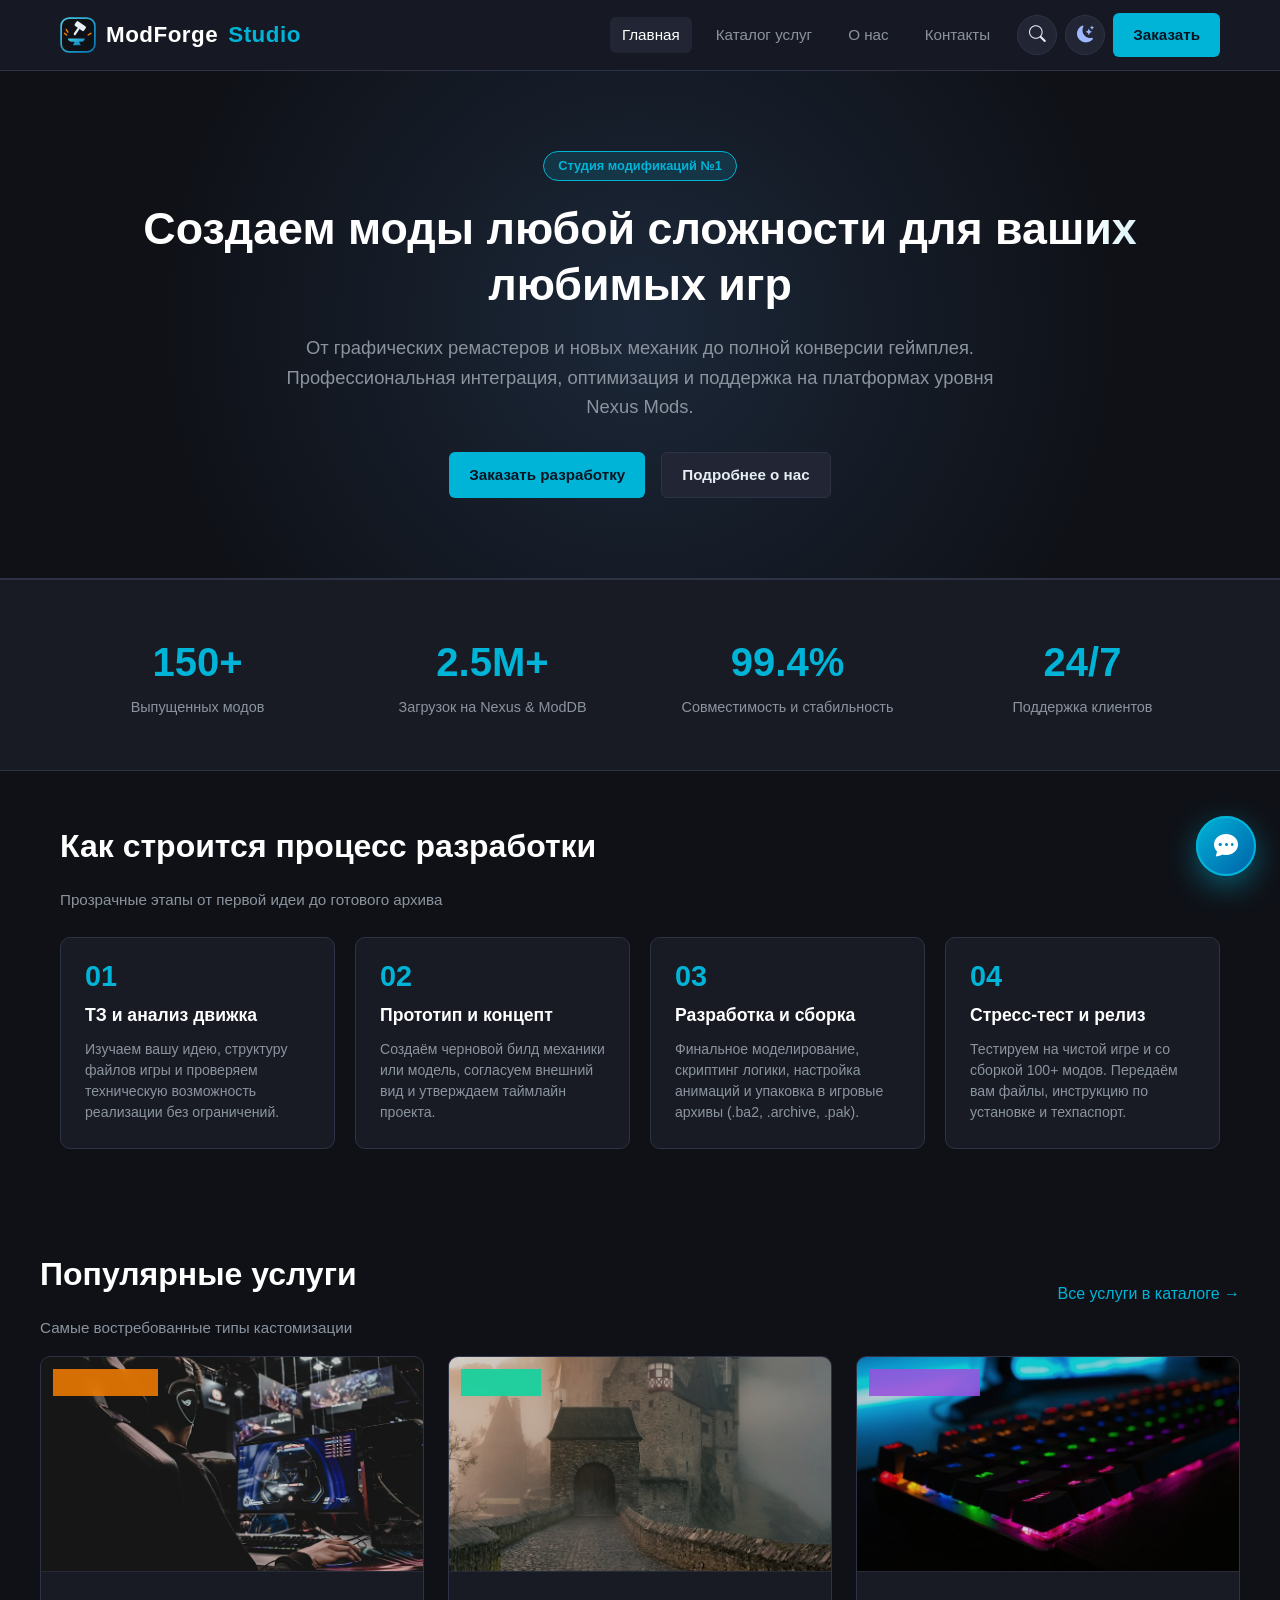
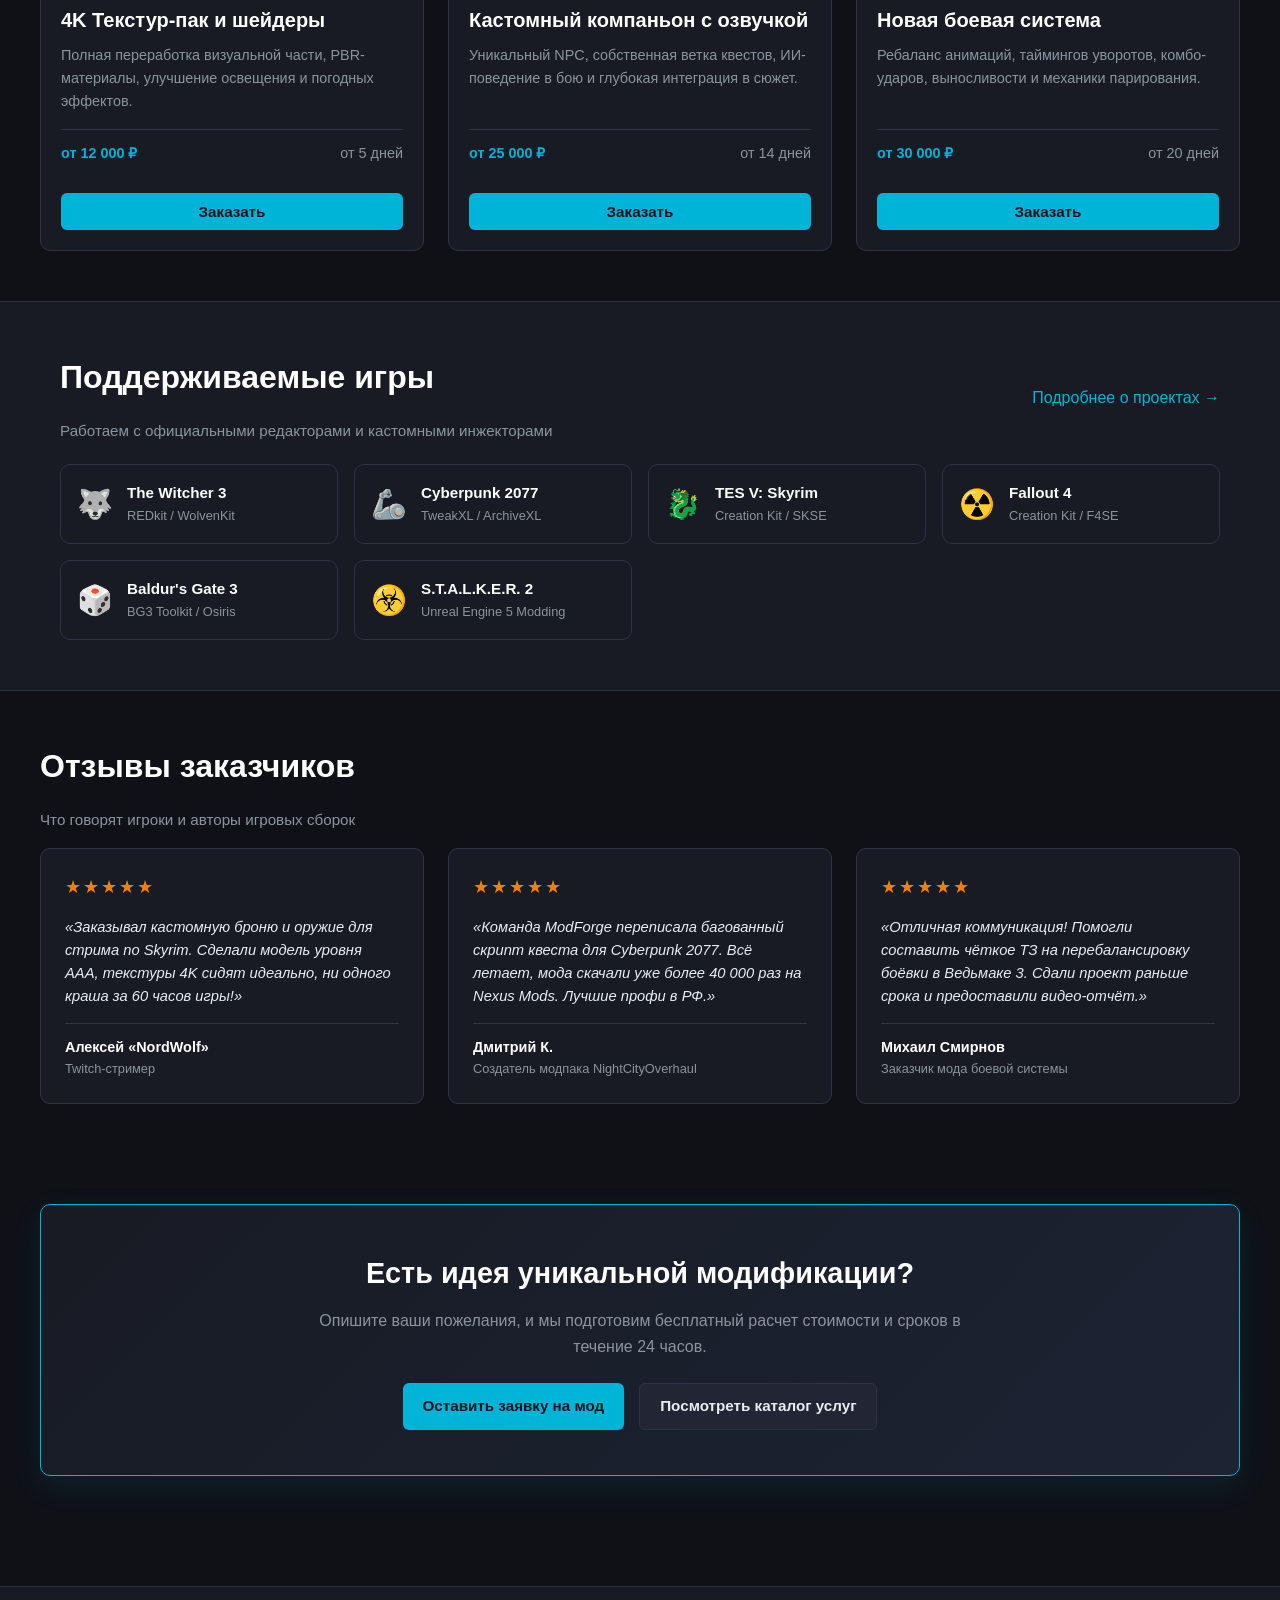
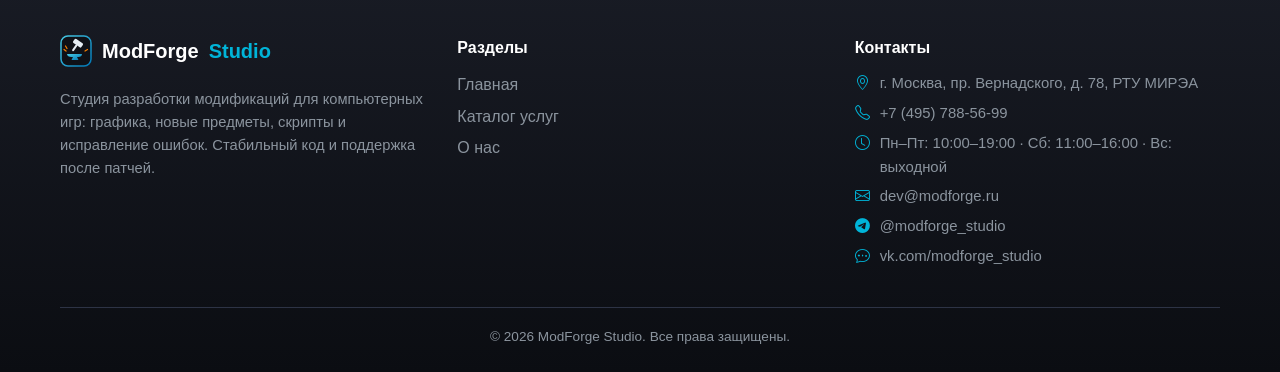
<file: index.html>
<!DOCTYPE html>
<html lang="ru">
<head>
  <meta charset="UTF-8">
  <meta name="viewport" content="width=device-width, initial-scale=1.0">
  <meta name="description" content="ModForge Studio — профессиональная разработка модификаций для компьютерных игр.">
  <title>Главная — ModForge Studio</title>
  <link rel="icon" type="image/svg+xml" href="images/logo.svg">
  <link rel="stylesheet" href="https://cdn.jsdelivr.net/npm/bootstrap-icons@1.11.3/font/bootstrap-icons.min.css">
  <link rel="stylesheet" href="css/style.css">
  <link rel="stylesheet" href="css/features.css">
  <script>
    /* Применяем сохранённую тему до отрисовки, чтобы не было «мигания» */
    (function () {
      try {
        var t = localStorage.getItem('mf-theme') || 'dark';
        document.documentElement.setAttribute('data-theme', t);
      } catch (e) { document.documentElement.setAttribute('data-theme', 'dark'); }
    })();
  </script>
  <script src="js/main.js" defer></script>
  <script src="js/features.js" defer></script>
</head>
<body class="page">
  <header class="site-header">
    <div class="site-header__inner container">
      <a class="site-header__logo" href="index.html">
        <img class="site-header__logo-img" src="images/logo.svg" alt="" width="36" height="36">
        ModForge<span>Studio</span>
      </a>
      <div class="site-header__actions">
        <nav class="site-nav" aria-label="Основная навигация">
          <ul class="site-nav__list">
            <li class="site-nav__item"><a class="site-nav__link site-nav__link--active" href="index.html" aria-current="page">Главная</a></li>
            <li class="site-nav__item"><a class="site-nav__link" href="catalog.html">Каталог услуг</a></li>
            <li class="site-nav__item"><a class="site-nav__link" href="about.html">О нас</a></li>
            <li class="site-nav__item"><a class="site-nav__link" href="contacts.html">Контакты</a></li>
          </ul>
        </nav>
        <div class="header-tools">
          <button class="icon-btn search-btn" type="button" aria-label="Поиск по сайту" title="Поиск (Ctrl + K)"><i class="bi bi-search" aria-hidden="true"></i></button>
          <button class="icon-btn theme-toggle" type="button" aria-label="Сменить тему"><i class="bi bi-sun-fill" aria-hidden="true"></i><i class="bi bi-moon-stars-fill" aria-hidden="true"></i></button>
          <a class="button button--primary site-header__order-btn" href="contacts.html#order">Заказать</a>
        </div>
      </div>
    </div>
  </header>

  <main class="page-content">
    <!-- Hero Banner -->
    <section class="hero">
      <div class="hero__inner container">
        <div class="hero__badge">Студия модификаций №1</div>
        <h1 class="hero__title">Создаем моды любой сложности для ваших любимых игр</h1>
        <p class="hero__text">
          От графических ремастеров и новых механик до полной конверсии геймплея. Профессиональная интеграция, оптимизация и поддержка на платформах уровня Nexus Mods.
        </p>
        <div class="hero__actions">
          <a class="button button--primary" href="contacts.html#order">Заказать разработку</a>
          <a class="button button--secondary" href="about.html">Подробнее о нас</a>
        </div>
      </div>
    </section>

    <!-- Статистика -->
    <section class="section section--dark">
      <div class="container stats-grid">
        <div class="stat-card">
          <span class="stat-card__number">150+</span>
          <span class="stat-card__label">Выпущенных модов</span>
        </div>
        <div class="stat-card">
          <span class="stat-card__number">2.5M+</span>
          <span class="stat-card__label">Загрузок на Nexus & ModDB</span>
        </div>
        <div class="stat-card">
          <span class="stat-card__number">99.4%</span>
          <span class="stat-card__label">Совместимость и стабильность</span>
        </div>
        <div class="stat-card">
          <span class="stat-card__number">24/7</span>
          <span class="stat-card__label">Поддержка клиентов</span>
        </div>
      </div>
    </section>

    <!-- Этапы работы -->
    <section class="section" id="process">
      <div class="container">
        <div class="section__header">
          <div>
            <h2 class="section__title">Как строится процесс разработки</h2>
            <p class="section__subtitle">Прозрачные этапы от первой идеи до готового архива</p>
          </div>
        </div>
        <div class="steps-grid">
          <div class="step-card">
            <span class="step-card__num">01</span>
            <h3 class="step-card__title">ТЗ и анализ движка</h3>
            <p class="step-card__text">Изучаем вашу идею, структуру файлов игры и проверяем техническую возможность реализации без ограничений.</p>
          </div>
          <div class="step-card">
            <span class="step-card__num">02</span>
            <h3 class="step-card__title">Прототип и концепт</h3>
            <p class="step-card__text">Создаём черновой билд механики или модель, согласуем внешний вид и утверждаем таймлайн проекта.</p>
          </div>
          <div class="step-card">
            <span class="step-card__num">03</span>
            <h3 class="step-card__title">Разработка и сборка</h3>
            <p class="step-card__text">Финальное моделирование, скриптинг логики, настройка анимаций и упаковка в игровые архивы (.ba2, .archive, .pak).</p>
          </div>
          <div class="step-card">
            <span class="step-card__num">04</span>
            <h3 class="step-card__title">Стресс-тест и релиз</h3>
            <p class="step-card__text">Тестируем на чистой игре и со сборкой 100+ модов. Передаём вам файлы, инструкцию по установке и техпаспорт.</p>
          </div>
        </div>
      </div>
    </section>

    <!-- Популярные услуги -->
    <section class="section container" id="popular-services">
      <div class="section__header">
        <div>
          <h2 class="section__title">Популярные услуги</h2>
          <p class="section__subtitle">Самые востребованные типы кастомизации</p>
        </div>
        <a class="section__link" href="catalog.html">Все услуги в каталоге →</a>
      </div>
      <div class="cards-grid">
        <article class="card">
          <span class="badge badge--popular">Популярное</span>
          <img class="card__image" src="images/texture-pack.jpg" alt="4K Текстур-пак" loading="lazy">
          <div class="card__body">
            <h3 class="card__title">4K Текстур-пак и шейдеры</h3>
            <p class="card__text">Полная переработка визуальной части, PBR-материалы, улучшение освещения и погодных эффектов.</p>
            <div class="card__meta">
              <span class="card__price">от 12 000 ₽</span>
              <span class="card__time">от 5 дней</span>
            </div>
            <button class="button button--primary card__button open-dialog-btn" data-title="4K Текстур-пак и шейдеры">Заказать</button>
          </div>
        </article>

        <article class="card">
          <span class="badge badge--new">Новинка</span>
          <img class="card__image" src="images/companion.jpg" alt="Кастомный компаньон" loading="lazy">
          <div class="card__body">
            <h3 class="card__title">Кастомный компаньон с озвучкой</h3>
            <p class="card__text">Уникальный NPC, собственная ветка квестов, ИИ-поведение в бою и глубокая интеграция в сюжет.</p>
            <div class="card__meta">
              <span class="card__price">от 25 000 ₽</span>
              <span class="card__time">от 14 дней</span>
            </div>
            <button class="button button--primary card__button open-dialog-btn" data-title="Кастомный компаньон">Заказать</button>
          </div>
        </article>

        <article class="card">
          <span class="badge badge--dev">В разработке</span>
          <img class="card__image" src="images/combat-system.jpg" alt="Боевая система" loading="lazy">
          <div class="card__body">
            <h3 class="card__title">Новая боевая система</h3>
            <p class="card__text">Ребаланс анимаций, таймингов уворотов, комбо-ударов, выносливости и механики парирования.</p>
            <div class="card__meta">
              <span class="card__price">от 30 000 ₽</span>
              <span class="card__time">от 20 дней</span>
            </div>
            <button class="button button--primary card__button open-dialog-btn" data-title="Новая боевая система">Заказать</button>
          </div>
        </article>
      </div>
    </section>

    <!-- Поддерживаемые игры -->
    <section class="section section--dark" id="games">
      <div class="container">
        <div class="section__header">
          <div>
            <h2 class="section__title">Поддерживаемые игры</h2>
            <p class="section__subtitle">Работаем с официальными редакторами и кастомными инжекторами</p>
          </div>
          <a class="section__link" href="about.html">Подробнее о проектах →</a>
        </div>
        <div class="games-grid">
          <div class="game-badge">
            <span class="game-badge__icon">🐺</span>
            <div class="game-badge__info">
              <strong>The Witcher 3</strong>
              <span>REDkit / WolvenKit</span>
            </div>
          </div>
          <div class="game-badge">
            <span class="game-badge__icon">🦾</span>
            <div class="game-badge__info">
              <strong>Cyberpunk 2077</strong>
              <span>TweakXL / ArchiveXL</span>
            </div>
          </div>
          <div class="game-badge">
            <span class="game-badge__icon">🐉</span>
            <div class="game-badge__info">
              <strong>TES V: Skyrim</strong>
              <span>Creation Kit / SKSE</span>
            </div>
          </div>
          <div class="game-badge">
            <span class="game-badge__icon">☢️</span>
            <div class="game-badge__info">
              <strong>Fallout 4</strong>
              <span>Creation Kit / F4SE</span>
            </div>
          </div>
          <div class="game-badge">
            <span class="game-badge__icon">🎲</span>
            <div class="game-badge__info">
              <strong>Baldur's Gate 3</strong>
              <span>BG3 Toolkit / Osiris</span>
            </div>
          </div>
          <div class="game-badge">
            <span class="game-badge__icon">☣️</span>
            <div class="game-badge__info">
              <strong>S.T.A.L.K.E.R. 2</strong>
              <span>Unreal Engine 5 Modding</span>
            </div>
          </div>
        </div>
      </div>
    </section>

    <!-- Отзывы -->
    <section class="section container" id="reviews">
      <div class="section__header">
        <div>
          <h2 class="section__title">Отзывы заказчиков</h2>
          <p class="section__subtitle">Что говорят игроки и авторы игровых сборок</p>
        </div>
      </div>
      <div class="cards-grid">
        <div class="review-card">
          <div class="review-card__stars">★★★★★</div>
          <p class="review-card__text">«Заказывал кастомную броню и оружие для стрима по Skyrim. Сделали модель уровня AAA, текстуры 4K сидят идеально, ни одного краша за 60 часов игры!»</p>
          <div class="review-card__author">
            <span class="review-card__name">Алексей «NordWolf»</span>
            <span class="review-card__sub">Twitch-стример</span>
          </div>
        </div>

        <div class="review-card">
          <div class="review-card__stars">★★★★★</div>
          <p class="review-card__text">«Команда ModForge переписала багованный скрипт квеста для Cyberpunk 2077. Всё летает, мода скачали уже более 40 000 раз на Nexus Mods. Лучшие профи в РФ.»</p>
          <div class="review-card__author">
            <span class="review-card__name">Дмитрий К.</span>
            <span class="review-card__sub">Создатель модпака NightCityOverhaul</span>
          </div>
        </div>

        <div class="review-card">
          <div class="review-card__stars">★★★★★</div>
          <p class="review-card__text">«Отличная коммуникация! Помогли составить чёткое ТЗ на перебалансировку боёвки в Ведьмаке 3. Сдали проект раньше срока и предоставили видео-отчёт.»</p>
          <div class="review-card__author">
            <span class="review-card__name">Михаил Смирнов</span>
            <span class="review-card__sub">Заказчик мода боевой системы</span>
          </div>
        </div>
      </div>
    </section>

    <!-- Финальный CTA Баннер -->
    <section class="section container">
      <div class="cta-banner">
        <h2 class="cta-banner__title">Есть идея уникальной модификации?</h2>
        <p class="cta-banner__text">
          Опишите ваши пожелания, и мы подготовим бесплатный расчет стоимости и сроков в течение 24 часов.
        </p>
        <div class="cta-banner__actions">
          <a class="button button--primary" href="contacts.html#order">Оставить заявку на мод</a>
          <a class="button button--secondary" href="catalog.html">Посмотреть каталог услуг</a>
        </div>
      </div>
    </section>
  </main>

  <!-- Диалог заказа -->
  <dialog class="dialog" id="order-dialog">
    <div class="dialog__content">
      <h2 class="dialog__title">Оформить заявку</h2>
      <form class="order-form" id="order-dialog-form">
        <input type="hidden" id="dialog-service" name="service">
        <div class="order-form__field">
          <label class="order-form__label" for="dlg-name">Ваше имя *</label>
          <input class="order-form__input" type="text" id="dlg-name" required placeholder="Иван">
        </div>
        <div class="order-form__field">
          <label class="order-form__label" for="dlg-email">Электронная почта *</label>
          <input class="order-form__input" type="email" id="dlg-email" required placeholder="name@example.com">
        </div>
        <div class="order-form__field">
          <label class="order-form__label" for="dlg-comment">Пожелания по моду</label>
          <textarea class="order-form__textarea" id="dlg-comment" rows="3" placeholder="Укажите игру и детали"></textarea>
        </div>
        <div class="dialog__actions">
          <button class="button button--secondary" type="button" id="close-dialog-btn">Закрыть</button>
          <button class="button button--primary" type="submit">Отправить</button>
        </div>
      </form>
    </div>
  </dialog>

  <!-- Подвал -->
  <footer class="site-footer">
    <div class="container">
      <div class="site-footer__grid">
        <div class="site-footer__about">
          <a class="site-footer__logo" href="index.html">
            <img class="site-footer__logo-img" src="images/logo.svg" alt="" width="32" height="32">
            ModForge<span>Studio</span>
          </a>
          <p class="site-footer__slogan">Студия разработки модификаций для компьютерных игр: графика, новые предметы, скрипты и исправление ошибок. Стабильный код и поддержка после патчей.</p>
        </div>
        <nav class="site-footer__nav" aria-label="Разделы сайта">
          <h2 class="site-footer__title">Разделы</h2>
          <ul class="site-footer__list">
            <li class="site-footer__list-item"><a class="site-footer__link" href="index.html">Главная</a></li>
            <li class="site-footer__list-item"><a class="site-footer__link" href="catalog.html">Каталог услуг</a></li>
            <li class="site-footer__list-item"><a class="site-footer__link" href="about.html">О нас</a></li>
          </ul>
        </nav>
        <div class="site-footer__contacts">
          <h2 class="site-footer__title">Контакты</h2>
          <p class="site-footer__contact"><i class="bi bi-geo-alt" aria-hidden="true"></i>г. Москва, пр. Вернадского, д. 78, РТУ МИРЭА</p>
          <p class="site-footer__contact"><i class="bi bi-telephone" aria-hidden="true"></i><a href="tel:+74957885699">+7 (495) 788-56-99</a></p>
          <p class="site-footer__contact"><i class="bi bi-clock" aria-hidden="true"></i>Пн–Пт: 10:00–19:00 · Сб: 11:00–16:00 · Вс: выходной</p>
          <p class="site-footer__contact"><i class="bi bi-envelope" aria-hidden="true"></i><a href="mailto:dev@modforge.ru">dev@modforge.ru</a></p>
          <p class="site-footer__contact"><i class="bi bi-telegram" aria-hidden="true"></i><a href="https://t.me/modforge_studio" target="_blank" rel="noopener">@modforge_studio</a></p>
          <p class="site-footer__contact"><i class="bi bi-chat-dots" aria-hidden="true"></i><a href="https://vk.com/modforge_studio" target="_blank" rel="noopener">vk.com/modforge_studio</a></p>
        </div>
      </div>
      <div class="site-footer__bottom">
        <p>&copy; 2026 ModForge Studio. Все права защищены.</p>
      </div>
    </div>
  </footer>

  <!-- Кнопка Наверх -->
  <button class="back-to-top" id="back-to-top" aria-label="Вернуться наверх">
    <div class="back-to-top__inner">
      <span class="back-to-top__arrow">▲</span>
    </div>
  </button>
</body>
</html>
</file>
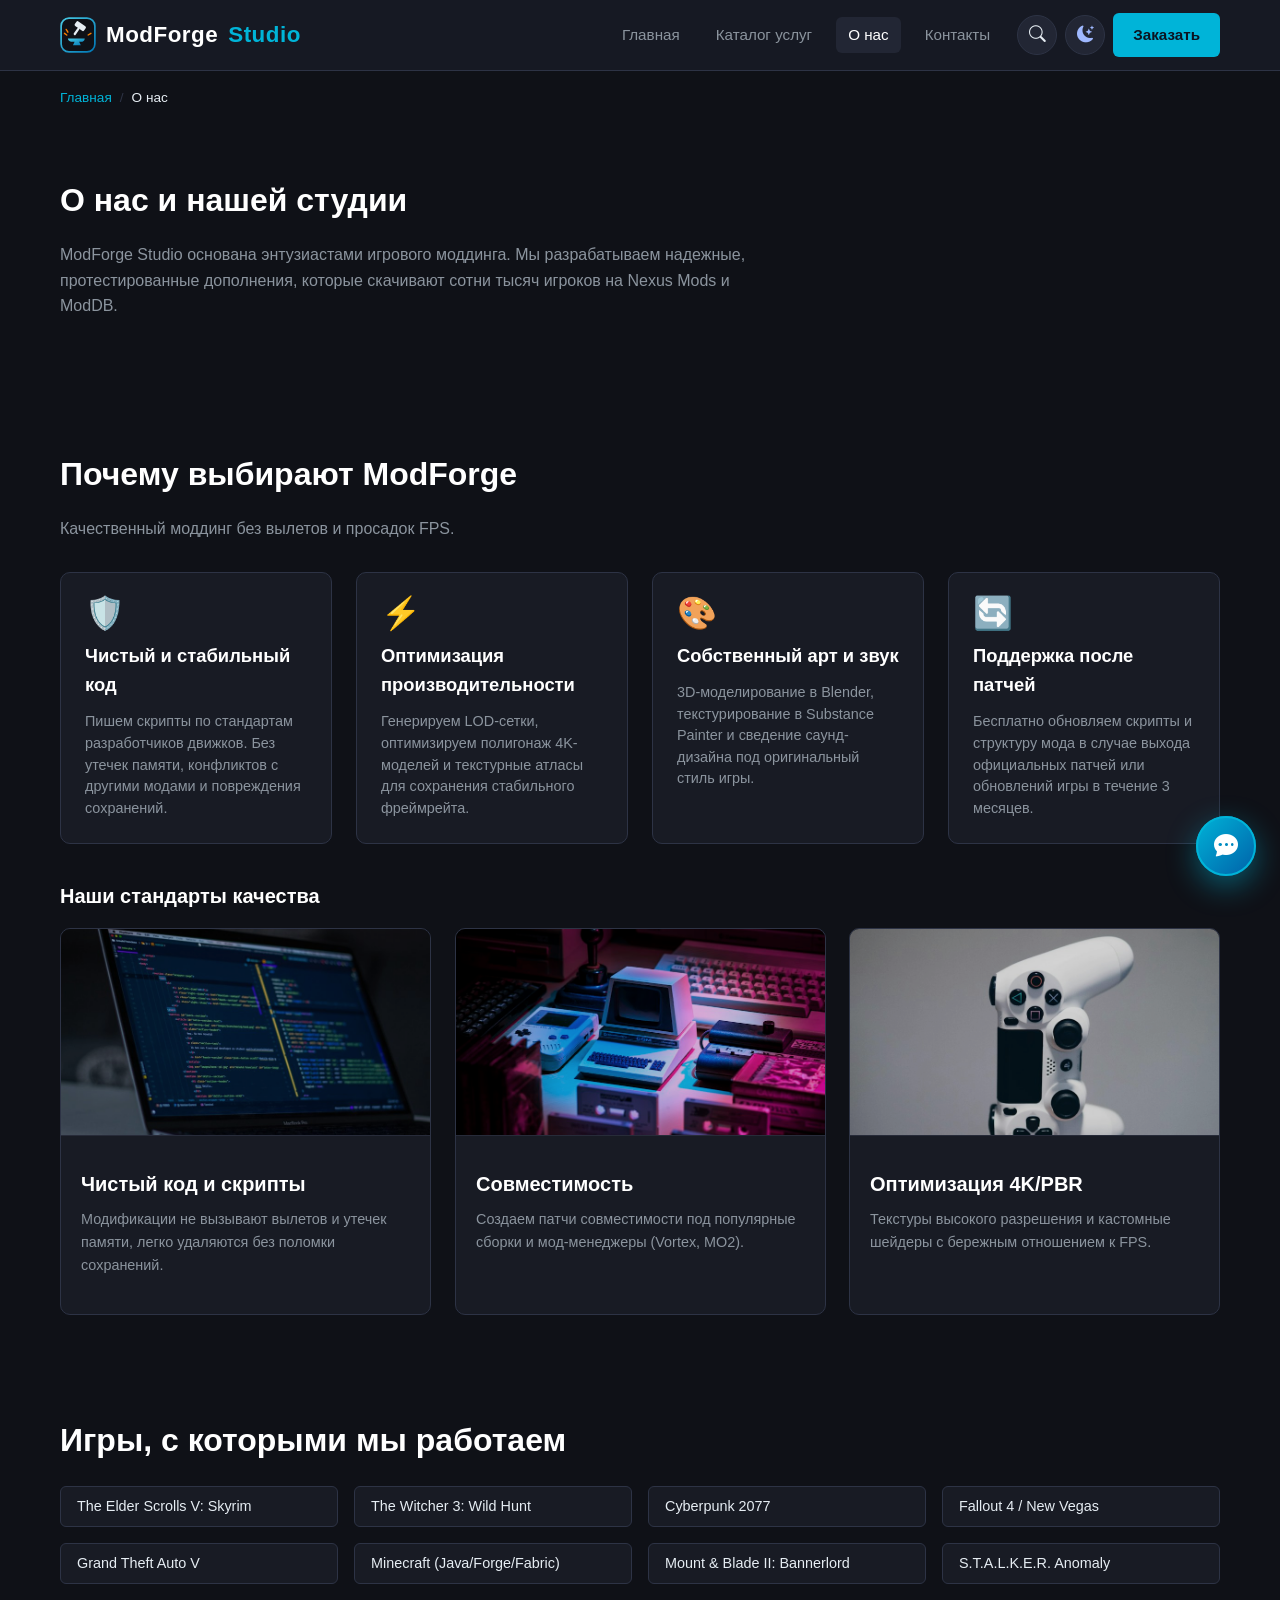
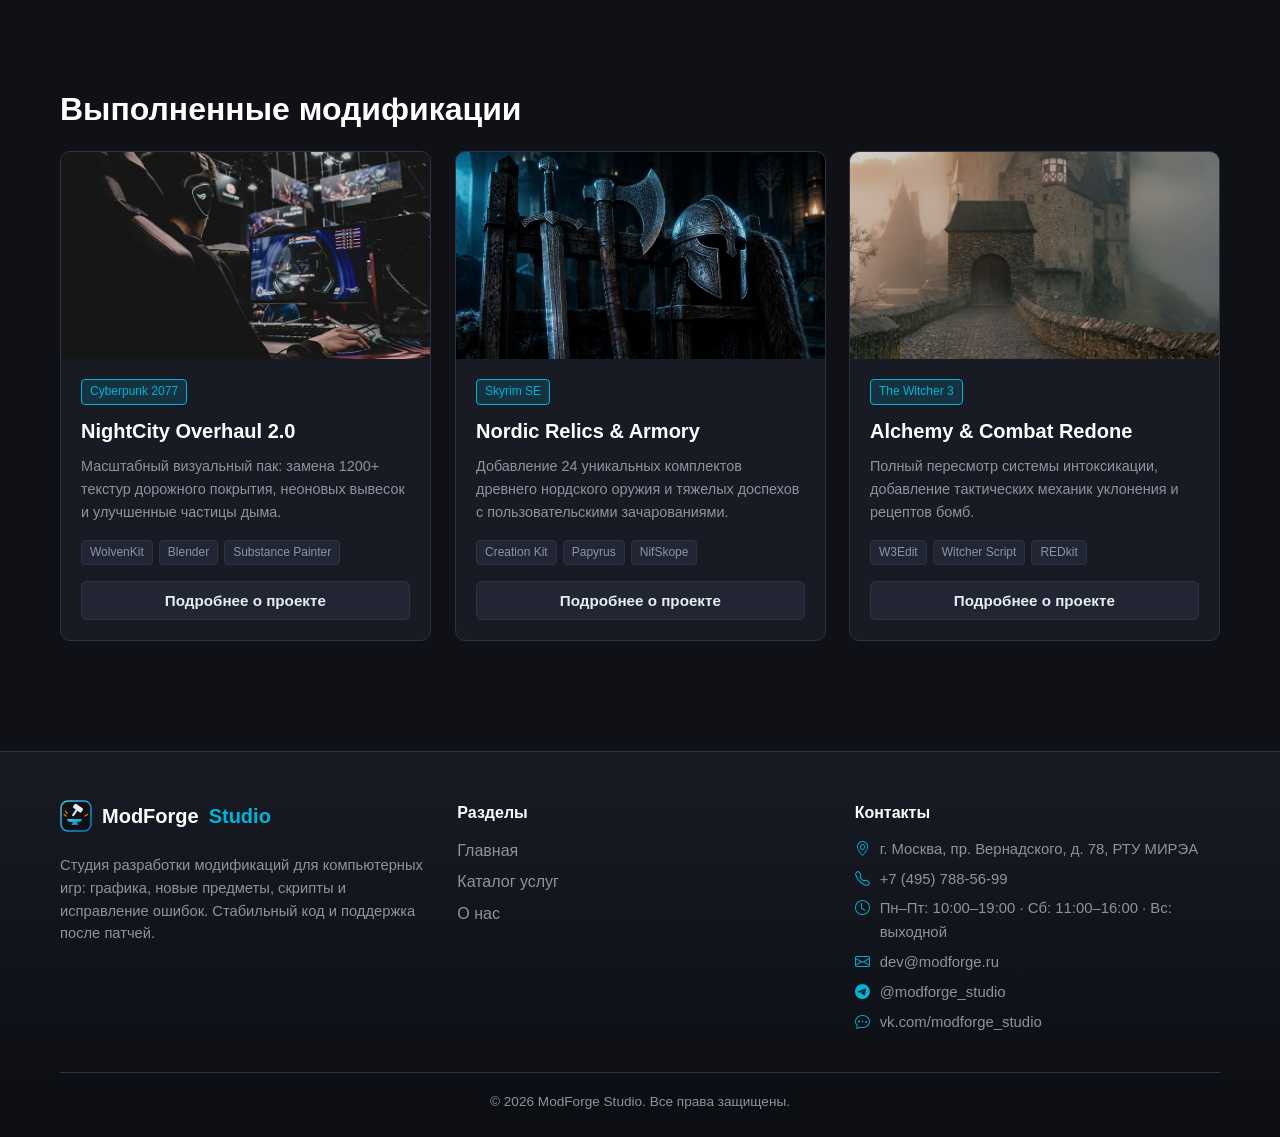
<file: about.html>
<!DOCTYPE html>
<html lang="ru">
<head>
  <meta charset="UTF-8">
  <meta name="viewport" content="width=device-width, initial-scale=1.0">
  <meta name="description" content="О нас — студия ModForge: история команды, преимущества, поддерживаемые игры и наши проекты.">
  <title>О нас — ModForge Studio</title>
  <link rel="icon" type="image/svg+xml" href="images/logo.svg">
  <link rel="stylesheet" href="https://cdn.jsdelivr.net/npm/bootstrap-icons@1.11.3/font/bootstrap-icons.min.css">
  <link rel="stylesheet" href="css/style.css">
  <link rel="stylesheet" href="css/features.css">
  <script>
    /* Применяем сохранённую тему до отрисовки, чтобы не было «мигания» */
    (function () {
      try {
        var t = localStorage.getItem('mf-theme') || 'dark';
        document.documentElement.setAttribute('data-theme', t);
      } catch (e) { document.documentElement.setAttribute('data-theme', 'dark'); }
    })();
  </script>
  <script src="js/main.js" defer></script>
  <script src="js/features.js" defer></script>
</head>
<body class="page">
  <header class="site-header">
    <div class="site-header__inner container">
      <a class="site-header__logo" href="index.html">
        <img class="site-header__logo-img" src="images/logo.svg" alt="" width="36" height="36">
        ModForge<span>Studio</span>
      </a>
      <div class="site-header__actions">
        <nav class="site-nav" aria-label="Основная навигация">
          <ul class="site-nav__list">
            <li class="site-nav__item"><a class="site-nav__link" href="index.html">Главная</a></li>
            <li class="site-nav__item"><a class="site-nav__link" href="catalog.html">Каталог услуг</a></li>
            <li class="site-nav__item"><a class="site-nav__link site-nav__link--active" href="about.html" aria-current="page">О нас</a></li>
            <li class="site-nav__item"><a class="site-nav__link" href="contacts.html">Контакты</a></li>
          </ul>
        </nav>
        <div class="header-tools">
          <button class="icon-btn search-btn" type="button" aria-label="Поиск по сайту" title="Поиск (Ctrl + K)"><i class="bi bi-search" aria-hidden="true"></i></button>
          <button class="icon-btn theme-toggle" type="button" aria-label="Сменить тему"><i class="bi bi-sun-fill" aria-hidden="true"></i><i class="bi bi-moon-stars-fill" aria-hidden="true"></i></button>
          <a class="button button--primary site-header__order-btn" href="contacts.html#order">Заказать</a>
        </div>
      </div>
    </div>
  </header>

  <main class="page-content container">
    <nav class="breadcrumbs" aria-label="Хлебные крошки">
      <a class="breadcrumbs__link" href="index.html">Главная</a>
      <span class="breadcrumbs__separator">/</span>
      <span class="breadcrumbs__current">О нас</span>
    </nav>

    <!-- Описание студии -->
    <section class="section">
      <h1 class="section__title">О нас и нашей студии</h1>
      <p class="section__text">
        ModForge Studio основана энтузиастами игрового моддинга. Мы разрабатываем надежные, протестированные дополнения, которые скачивают сотни тысяч игроков на Nexus Mods и ModDB.
      </p>
    </section>

    <!-- Преимущества (перенесены с главной) -->
    <section class="section" id="advantages">
      <h2 class="section__title">Почему выбирают ModForge</h2>
      <p class="section__text">Качественный моддинг без вылетов и просадок FPS.</p>
      <div class="cards-grid cards-grid--4">
        <div class="feature-card">
          <div class="feature-card__icon">🛡️</div>
          <h3 class="feature-card__title">Чистый и стабильный код</h3>
          <p class="feature-card__text">Пишем скрипты по стандартам разработчиков движков. Без утечек памяти, конфликтов с другими модами и повреждения сохранений.</p>
        </div>
        <div class="feature-card">
          <div class="feature-card__icon">⚡</div>
          <h3 class="feature-card__title">Оптимизация производительности</h3>
          <p class="feature-card__text">Генерируем LOD-сетки, оптимизируем полигонаж 4K-моделей и текстурные атласы для сохранения стабильного фреймрейта.</p>
        </div>
        <div class="feature-card">
          <div class="feature-card__icon">🎨</div>
          <h3 class="feature-card__title">Собственный арт и звук</h3>
          <p class="feature-card__text">3D-моделирование в Blender, текстурирование в Substance Painter и сведение саунд-дизайна под оригинальный стиль игры.</p>
        </div>
        <div class="feature-card">
          <div class="feature-card__icon">🔄</div>
          <h3 class="feature-card__title">Поддержка после патчей</h3>
          <p class="feature-card__text">Бесплатно обновляем скрипты и структуру мода в случае выхода официальных патчей или обновлений игры в течение 3 месяцев.</p>
        </div>
      </div>
      <h3 class="section__subheading">Наши стандарты качества</h3>
      <div class="cards-grid">
        <article class="card">
          <img class="card__image" src="images/clean-code.jpg" alt="Чистый код" loading="lazy">
          <div class="card__body">
            <h3 class="card__title">Чистый код и скрипты</h3>
            <p class="card__text">Модификации не вызывают вылетов и утечек памяти, легко удаляются без поломки сохранений.</p>
          </div>
        </article>
        <article class="card">
          <img class="card__image" src="images/compatibility.jpg" alt="Совместимость" loading="lazy">
          <div class="card__body">
            <h3 class="card__title">Совместимость</h3>
            <p class="card__text">Создаем патчи совместимости под популярные сборки и мод-менеджеры (Vortex, MO2).</p>
          </div>
        </article>
        <article class="card">
          <img class="card__image" src="images/lighting-remaster.jpg" alt="Оптимизация" loading="lazy">
          <div class="card__body">
            <h3 class="card__title">Оптимизация 4K/PBR</h3>
            <p class="card__text">Текстуры высокого разрешения и кастомные шейдеры с бережным отношением к FPS.</p>
          </div>
        </article>
      </div>
    </section>

    <!-- Поддерживаемые игры -->
    <section class="section" id="games">
      <h2 class="section__title">Игры, с которыми мы работаем</h2>
      <div class="games-grid">
        <div class="game-tag">The Elder Scrolls V: Skyrim</div>
        <div class="game-tag">The Witcher 3: Wild Hunt</div>
        <div class="game-tag">Cyberpunk 2077</div>
        <div class="game-tag">Fallout 4 / New Vegas</div>
        <div class="game-tag">Grand Theft Auto V</div>
        <div class="game-tag">Minecraft (Java/Forge/Fabric)</div>
        <div class="game-tag">Mount & Blade II: Bannerlord</div>
        <div class="game-tag">S.T.A.L.K.E.R. Anomaly</div>
      </div>
    </section>

    <!-- Проекты студии -->
    <section class="section">
      <h2 class="section__title">Выполненные модификации</h2>
      <div class="cards-grid">
        <article class="portfolio-card">
          <img class="portfolio-card__img" src="images/texture-pack.jpg" alt="Cyberpunk 2077 Mod" loading="lazy">
          <div class="portfolio-card__body">
            <span class="portfolio-card__game-tag">Cyberpunk 2077</span>
            <h3 class="portfolio-card__title">NightCity Overhaul 2.0</h3>
            <p class="portfolio-card__text">
              Масштабный визуальный пак: замена 1200+ текстур дорожного покрытия, неоновых вывесок и улучшенные частицы дыма.
            </p>
            <div class="portfolio-card__tags">
              <span class="tech-tag">WolvenKit</span>
              <span class="tech-tag">Blender</span>
              <span class="tech-tag">Substance Painter</span>
            </div>
            <button class="button button--secondary button--full open-project-modal" 
                    data-title="NightCity Overhaul 2.0"
                    data-game="Cyberpunk 2077"
                    data-desc="Модификация полностью перерабатывает городскую среду Найт-Сити. Включает 4K PBR текстуры асфальта, обновлённые шейдеры дождя и исправляет мерцание отражений SSR. Более 450 000 скачиваний на Nexus Mods.">
              Подробнее о проекте
            </button>
          </div>
        </article>

        <article class="portfolio-card">
          <img class="portfolio-card__img" src="images/weapon-set.jpg" alt="Skyrim SE Mod" loading="lazy">
          <div class="portfolio-card__body">
            <span class="portfolio-card__game-tag">Skyrim SE</span>
            <h3 class="portfolio-card__title">Nordic Relics & Armory</h3>
            <p class="portfolio-card__text">
              Добавление 24 уникальных комплектов древнего нордского оружия и тяжелых доспехов с пользовательскими зачарованиями.
            </p>
            <div class="portfolio-card__tags">
              <span class="tech-tag">Creation Kit</span>
              <span class="tech-tag">Papyrus</span>
              <span class="tech-tag">NifSkope</span>
            </div>
            <button class="button button--secondary button--full open-project-modal" 
                    data-title="Nordic Relics & Armory"
                    data-game="Skyrim SE"
                    data-desc="Оружие распространено по уровневым спискам боссов курганов. Интегрированы уникальные звуки ударов и баланс под Requiem.">
              Подробнее о проекте
            </button>
          </div>
        </article>

        <article class="portfolio-card">
          <img class="portfolio-card__img" src="images/companion.jpg" alt="The Witcher 3 Mod" loading="lazy">
          <div class="portfolio-card__body">
            <span class="portfolio-card__game-tag">The Witcher 3</span>
            <h3 class="portfolio-card__title">Alchemy & Combat Redone</h3>
            <p class="portfolio-card__text">
              Полный пересмотр системы интоксикации, добавление тактических механик уклонения и рецептов бомб.
            </p>
            <div class="portfolio-card__tags">
              <span class="tech-tag">W3Edit</span>
              <span class="tech-tag">Witcher Script</span>
              <span class="tech-tag">REDkit</span>
            </div>
            <button class="button button--secondary button--full open-project-modal" 
                    data-title="Alchemy & Combat Redone"
                    data-game="The Witcher 3"
                    data-desc="Мод делает схватки на максимальной сложности ближе к книжному канону: зелья действуют дольше, но требуют подготовки до начала боя.">
              Подробнее о проекте
            </button>
          </div>
        </article>
      </div>
    </section>
  </main>

  <dialog class="dialog" id="project-dialog">
    <div class="dialog__content">
      <h2 class="dialog__title" id="proj-dialog-title">Название проекта</h2>
      <p class="dialog__subtitle" id="proj-dialog-game" style="color: var(--color-primary); margin-bottom: 12px; font-weight: bold;"></p>
      <p class="dialog__text" id="proj-dialog-desc" style="color: var(--color-muted); line-height: 1.6;"></p>
      <div class="dialog__actions">
        <a class="button button--primary" href="contacts.html#order">Заказать аналогичный мод</a>
        <button class="button button--secondary" type="button" id="close-project-btn">Закрыть</button>
      </div>
    </div>
  </dialog>

  <!-- Подвал -->
  <footer class="site-footer">
    <div class="container">
      <div class="site-footer__grid">
        <div class="site-footer__about">
          <a class="site-footer__logo" href="index.html">
            <img class="site-footer__logo-img" src="images/logo.svg" alt="" width="32" height="32">
            ModForge<span>Studio</span>
          </a>
          <p class="site-footer__slogan">Студия разработки модификаций для компьютерных игр: графика, новые предметы, скрипты и исправление ошибок. Стабильный код и поддержка после патчей.</p>
        </div>
        <nav class="site-footer__nav" aria-label="Разделы сайта">
          <h2 class="site-footer__title">Разделы</h2>
          <ul class="site-footer__list">
            <li class="site-footer__list-item"><a class="site-footer__link" href="index.html">Главная</a></li>
            <li class="site-footer__list-item"><a class="site-footer__link" href="catalog.html">Каталог услуг</a></li>
            <li class="site-footer__list-item"><a class="site-footer__link" href="about.html">О нас</a></li>
          </ul>
        </nav>
        <div class="site-footer__contacts">
          <h2 class="site-footer__title">Контакты</h2>
          <p class="site-footer__contact"><i class="bi bi-geo-alt" aria-hidden="true"></i>г. Москва, пр. Вернадского, д. 78, РТУ МИРЭА</p>
          <p class="site-footer__contact"><i class="bi bi-telephone" aria-hidden="true"></i><a href="tel:+74957885699">+7 (495) 788-56-99</a></p>
          <p class="site-footer__contact"><i class="bi bi-clock" aria-hidden="true"></i>Пн–Пт: 10:00–19:00 · Сб: 11:00–16:00 · Вс: выходной</p>
          <p class="site-footer__contact"><i class="bi bi-envelope" aria-hidden="true"></i><a href="mailto:dev@modforge.ru">dev@modforge.ru</a></p>
          <p class="site-footer__contact"><i class="bi bi-telegram" aria-hidden="true"></i><a href="https://t.me/modforge_studio" target="_blank" rel="noopener">@modforge_studio</a></p>
          <p class="site-footer__contact"><i class="bi bi-chat-dots" aria-hidden="true"></i><a href="https://vk.com/modforge_studio" target="_blank" rel="noopener">vk.com/modforge_studio</a></p>
        </div>
      </div>
      <div class="site-footer__bottom">
        <p>&copy; 2026 ModForge Studio. Все права защищены.</p>
      </div>
    </div>
  </footer>

  <button class="back-to-top" id="back-to-top" aria-label="Вернуться наверх">
    <div class="back-to-top__inner">
      <span class="back-to-top__arrow">▲</span>
    </div>
  </button>
</body>
</html>
</file>
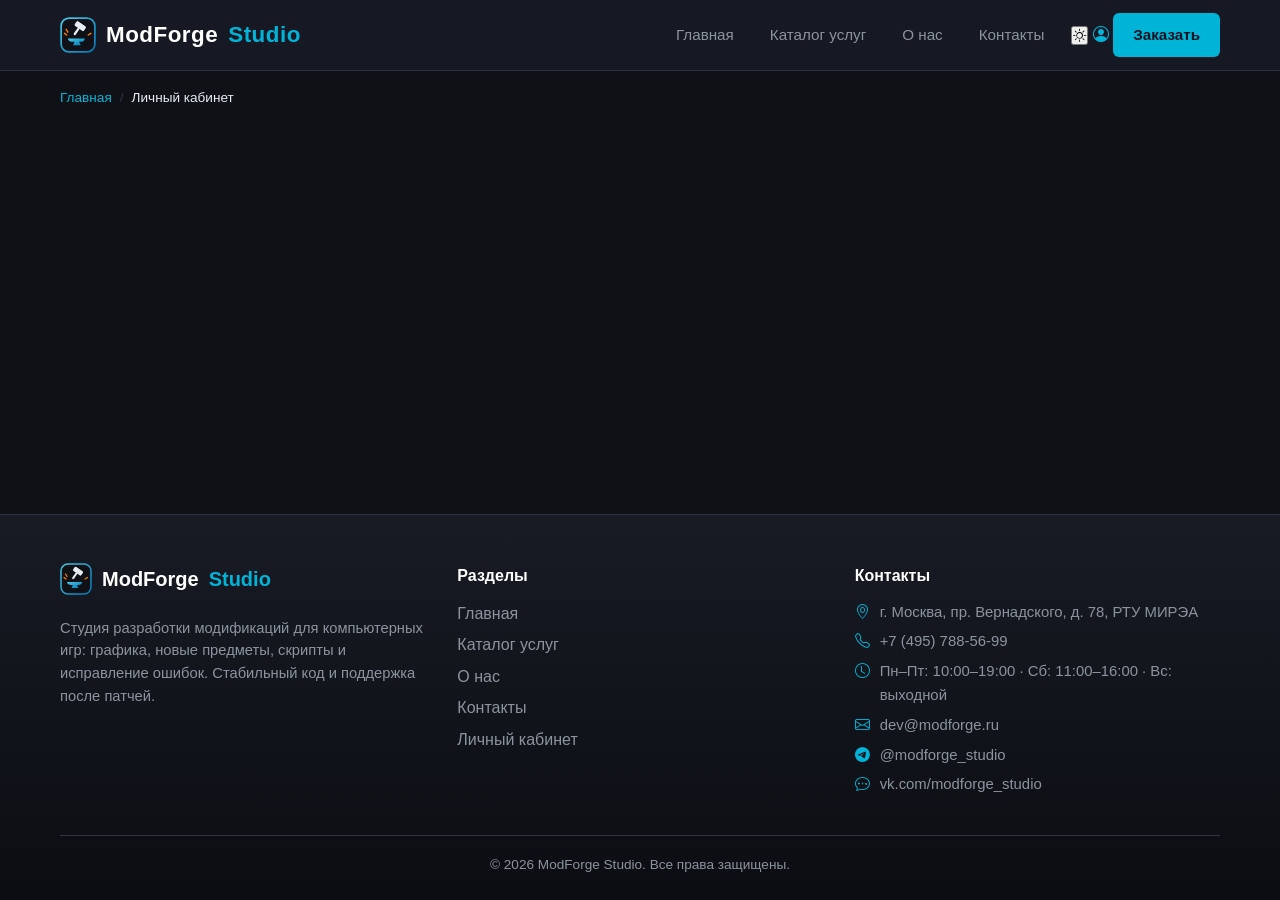
<file: cabinet.html>
<!DOCTYPE html>
<html lang="ru">
<head>
  <meta charset="UTF-8">
  <meta name="viewport" content="width=device-width, initial-scale=1.0">
  <meta name="description" content="Личный кабинет клиента ModForge Studio: статус и готовность ваших модов.">
  <title>Личный кабинет — ModForge Studio</title>
  <link rel="icon" type="image/svg+xml" href="images/logo.svg">
  <link rel="stylesheet" href="https://cdn.jsdelivr.net/npm/bootstrap-icons@1.11.3/font/bootstrap-icons.min.css">
  <script>
    // Применяем сохранённую тему до отрисовки, чтобы не было «мигания»
    try { if (localStorage.getItem('mf-theme') === 'light') document.documentElement.dataset.theme = 'light'; } catch (e) {}
  </script>
  <link rel="stylesheet" href="css/style.css">
  <script src="js/main.js" defer></script>
</head>
<body class="page">
  <header class="site-header">
    <div class="site-header__inner container">
      <a class="site-header__logo" href="index.html">
        <img class="site-header__logo-img" src="images/logo.svg" alt="" width="36" height="36">
        ModForge<span>Studio</span>
      </a>
      <div class="site-header__actions">
        <nav class="site-nav" aria-label="Основная навигация">
          <ul class="site-nav__list">
            <li class="site-nav__item"><a class="site-nav__link" href="index.html">Главная</a></li>
            <li class="site-nav__item"><a class="site-nav__link" href="catalog.html">Каталог услуг</a></li>
            <li class="site-nav__item"><a class="site-nav__link" href="about.html">О нас</a></li>
            <li class="site-nav__item"><a class="site-nav__link" href="contacts.html">Контакты</a></li>
          </ul>
        </nav>
        <div class="site-header__tools">
          <button class="icon-btn theme-toggle" type="button" aria-label="Переключить светлую / тёмную тему" title="Сменить тему"><i class="bi bi-sun" aria-hidden="true"></i></button>
          <a class="icon-btn icon-btn--active" href="cabinet.html" aria-current="page" aria-label="Личный кабинет" title="Личный кабинет"><i class="bi bi-person-circle" aria-hidden="true"></i></a>
          <a class="button button--primary site-header__order-btn" href="contacts.html#order">Заказать</a>
        </div>
      </div>
    </div>
  </header>

  <main class="page-content container">
    <nav class="breadcrumbs" aria-label="Хлебные крошки">
      <a class="breadcrumbs__link" href="index.html">Главная</a>
      <span class="breadcrumbs__separator">/</span>
      <span class="breadcrumbs__current">Личный кабинет</span>
    </nav>

    <!-- Вход в кабинет -->
    <section class="cabinet-auth" id="cabinet-login" hidden>
      <div class="cabinet-auth__icon"><i class="bi bi-person-circle" aria-hidden="true"></i></div>
      <h1 class="section__title">Вход в личный кабинет</h1>
      <p class="section__text">Отслеживайте готовность заказанных модов в реальном времени.</p>
      <form class="order-form" id="cabinet-login-form">
        <div class="order-form__field">
          <label class="order-form__label" for="cab-name">Ваше имя *</label>
          <input class="order-form__input" type="text" id="cab-name" required placeholder="Дмитрий">
        </div>
        <div class="order-form__field">
          <label class="order-form__label" for="cab-email">Электронная почта *</label>
          <input class="order-form__input" type="email" id="cab-email" required placeholder="dmitry@example.com">
        </div>
        <button class="button button--primary button--full" type="submit">Войти</button>
      </form>
      <p class="cabinet-auth__hint"><i class="bi bi-info-circle" aria-hidden="true"></i> Демо-режим: данные хранятся только в вашем браузере. Заявки, отправленные через формы сайта, автоматически появляются здесь.</p>
    </section>

    <!-- Кабинет -->
    <section id="cabinet-panel" hidden>
      <div class="cabinet-head">
        <div class="cabinet-head__user">
          <div class="cabinet-head__avatar" id="cab-avatar">?</div>
          <div>
            <h1 class="cabinet-head__name" id="cab-user-name">Пользователь</h1>
            <div class="cabinet-head__email" id="cab-user-email"></div>
          </div>
        </div>
        <div class="dialog__actions" style="margin-top:0">
          <a class="button button--primary" href="catalog.html"><i class="bi bi-plus-lg" aria-hidden="true"></i>&nbsp;Новый заказ</a>
          <button class="button button--secondary" type="button" id="cab-logout"><i class="bi bi-box-arrow-right" aria-hidden="true"></i>&nbsp;Выйти</button>
        </div>
      </div>

      <div class="cabinet-stats">
        <div class="cabinet-stat"><span class="cabinet-stat__num" id="stat-total">0</span><span class="cabinet-stat__label">Всего заказов</span></div>
        <div class="cabinet-stat"><span class="cabinet-stat__num" id="stat-work">0</span><span class="cabinet-stat__label">В работе</span></div>
        <div class="cabinet-stat"><span class="cabinet-stat__num" id="stat-done">0</span><span class="cabinet-stat__label">Готово к скачиванию</span></div>
      </div>

      <h2 class="section__title">Мои моды</h2>
      <div class="orders-list" id="orders-list"></div>
    </section>
  </main>

  <!-- Подвал -->
  <footer class="site-footer">
    <div class="container">
      <div class="site-footer__grid">
        <div class="site-footer__about">
          <a class="site-footer__logo" href="index.html">
            <img class="site-footer__logo-img" src="images/logo.svg" alt="" width="32" height="32">
            ModForge<span>Studio</span>
          </a>
          <p class="site-footer__slogan">Студия разработки модификаций для компьютерных игр: графика, новые предметы, скрипты и исправление ошибок. Стабильный код и поддержка после патчей.</p>
        </div>
        <nav class="site-footer__nav" aria-label="Разделы сайта">
          <h2 class="site-footer__title">Разделы</h2>
          <ul class="site-footer__list">
            <li class="site-footer__list-item"><a class="site-footer__link" href="index.html">Главная</a></li>
            <li class="site-footer__list-item"><a class="site-footer__link" href="catalog.html">Каталог услуг</a></li>
            <li class="site-footer__list-item"><a class="site-footer__link" href="about.html">О нас</a></li>
            <li class="site-footer__list-item"><a class="site-footer__link" href="contacts.html">Контакты</a></li>
            <li class="site-footer__list-item"><a class="site-footer__link" href="cabinet.html">Личный кабинет</a></li>
          </ul>
        </nav>
        <div class="site-footer__contacts">
          <h2 class="site-footer__title">Контакты</h2>
          <p class="site-footer__contact"><i class="bi bi-geo-alt" aria-hidden="true"></i>г. Москва, пр. Вернадского, д. 78, РТУ МИРЭА</p>
          <p class="site-footer__contact"><i class="bi bi-telephone" aria-hidden="true"></i><a href="tel:+74957885699">+7 (495) 788-56-99</a></p>
          <p class="site-footer__contact"><i class="bi bi-clock" aria-hidden="true"></i>Пн–Пт: 10:00–19:00 · Сб: 11:00–16:00 · Вс: выходной</p>
          <p class="site-footer__contact"><i class="bi bi-envelope" aria-hidden="true"></i><a href="mailto:dev@modforge.ru">dev@modforge.ru</a></p>
          <p class="site-footer__contact"><i class="bi bi-telegram" aria-hidden="true"></i><a href="https://t.me/modforge_studio" target="_blank" rel="noopener">@modforge_studio</a></p>
          <p class="site-footer__contact"><i class="bi bi-chat-dots" aria-hidden="true"></i><a href="https://vk.com/modforge_studio" target="_blank" rel="noopener">vk.com/modforge_studio</a></p>
        </div>
      </div>
      <div class="site-footer__bottom">
        <p>&copy; 2026 ModForge Studio. Все права защищены.</p>
      </div>
    </div>
  </footer>

  <button class="back-to-top" id="back-to-top" aria-label="Вернуться наверх">
    <div class="back-to-top__inner">
      <span class="back-to-top__arrow">▲</span>
    </div>
  </button>
</body>
</html>
</file>
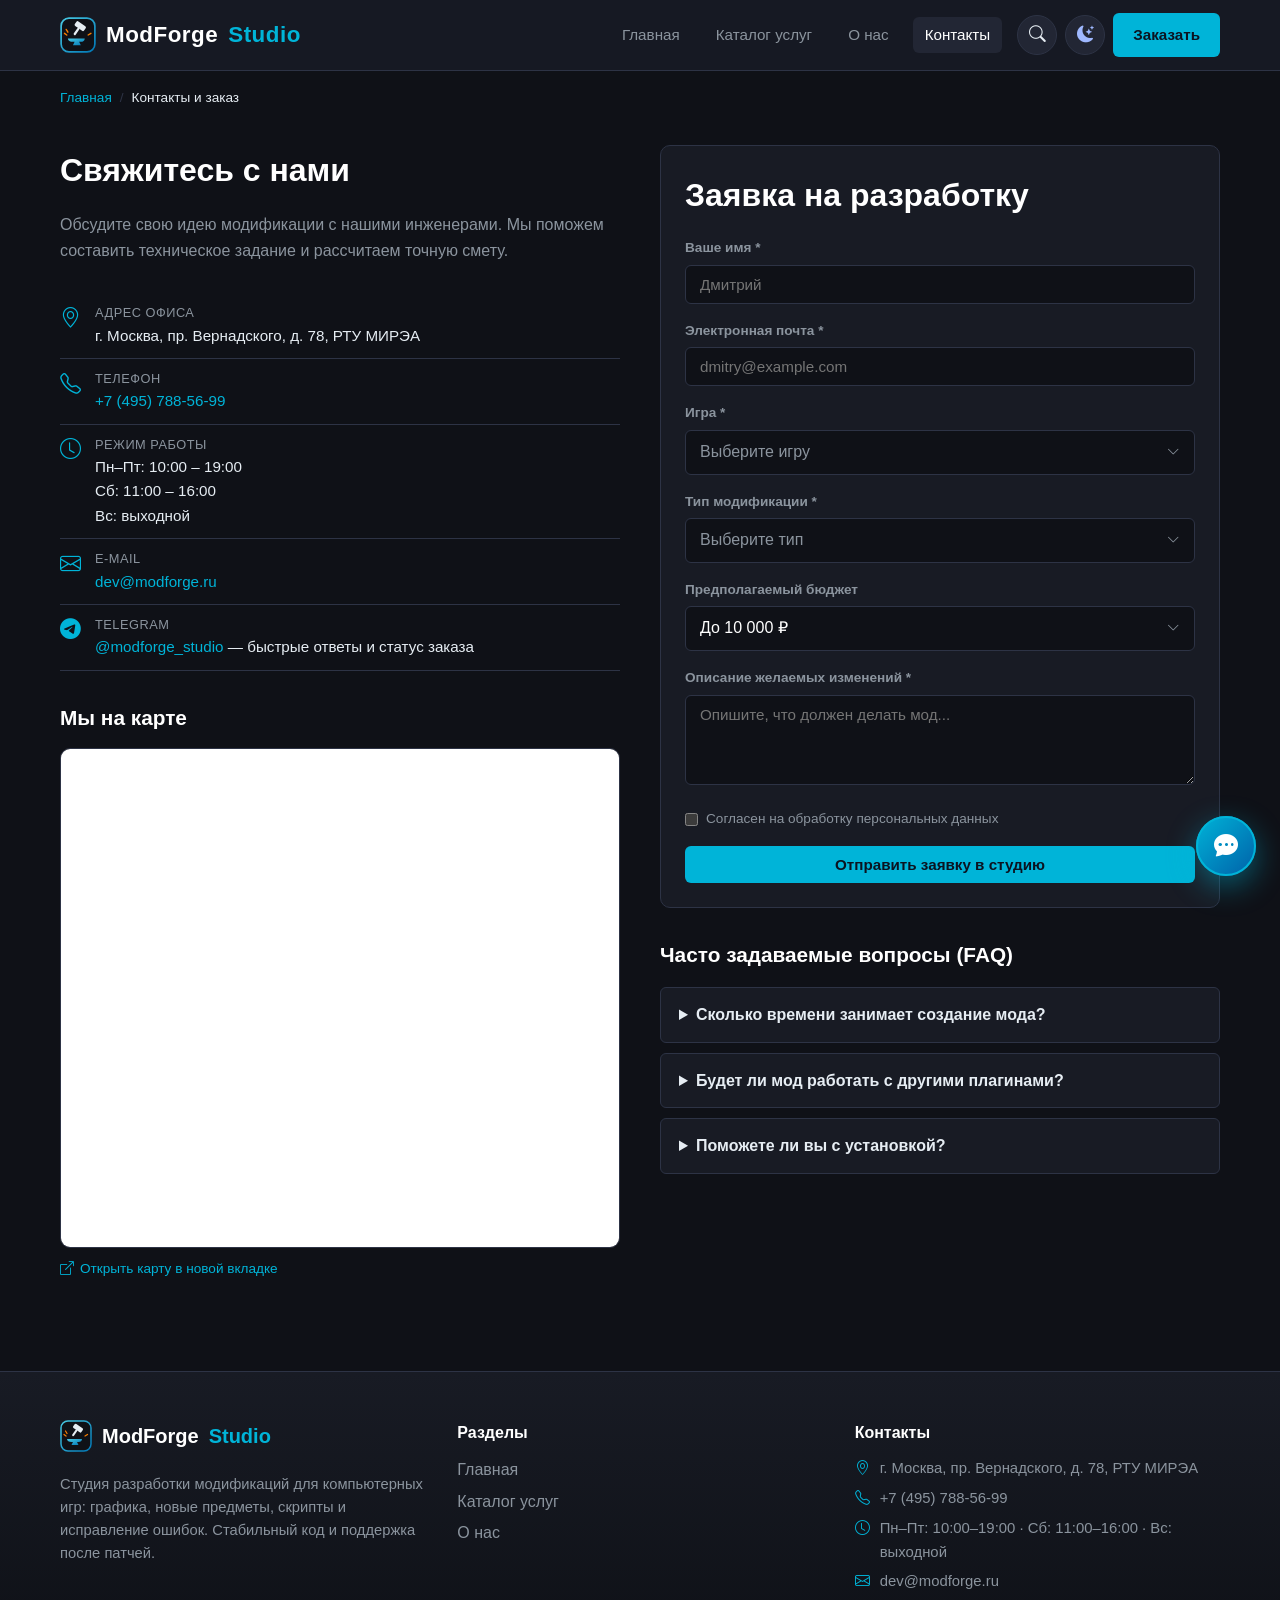
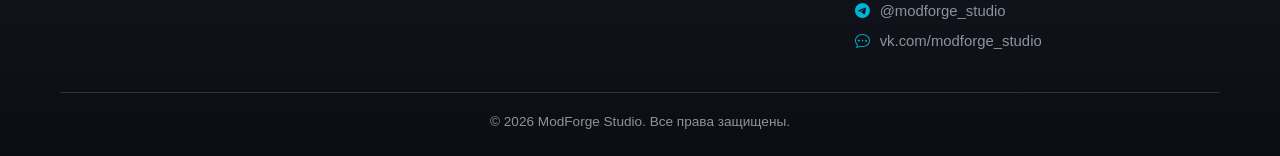
<file: contacts.html>
<!DOCTYPE html>
<html lang="ru">
<head>
  <meta charset="UTF-8">
  <meta name="viewport" content="width=device-width, initial-scale=1.0">
  <meta name="description" content="Контакты студии ModForge и форма заявки на создание мода.">
  <title>Контакты и заказ — ModForge Studio</title>
  <link rel="icon" type="image/svg+xml" href="images/logo.svg">
  <link rel="stylesheet" href="https://cdn.jsdelivr.net/npm/bootstrap-icons@1.11.3/font/bootstrap-icons.min.css">
  <link rel="stylesheet" href="css/style.css">
  <link rel="stylesheet" href="css/features.css">
  <script>
    /* Применяем сохранённую тему до отрисовки, чтобы не было «мигания» */
    (function () {
      try {
        var t = localStorage.getItem('mf-theme') || 'dark';
        document.documentElement.setAttribute('data-theme', t);
      } catch (e) { document.documentElement.setAttribute('data-theme', 'dark'); }
    })();
  </script>
  <script src="js/main.js" defer></script>
  <script src="js/features.js" defer></script>
</head>
<body class="page">
  <header class="site-header">
    <div class="site-header__inner container">
      <a class="site-header__logo" href="index.html">
        <img class="site-header__logo-img" src="images/logo.svg" alt="" width="36" height="36">
        ModForge<span>Studio</span>
      </a>
      <div class="site-header__actions">
        <nav class="site-nav" aria-label="Основная навигация">
          <ul class="site-nav__list">
            <li class="site-nav__item"><a class="site-nav__link" href="index.html">Главная</a></li>
            <li class="site-nav__item"><a class="site-nav__link" href="catalog.html">Каталог услуг</a></li>
            <li class="site-nav__item"><a class="site-nav__link" href="about.html">О нас</a></li>
            <li class="site-nav__item"><a class="site-nav__link site-nav__link--active" href="contacts.html" aria-current="page">Контакты</a></li>
          </ul>
        </nav>
        <div class="header-tools">
          <button class="icon-btn search-btn" type="button" aria-label="Поиск по сайту" title="Поиск (Ctrl + K)"><i class="bi bi-search" aria-hidden="true"></i></button>
          <button class="icon-btn theme-toggle" type="button" aria-label="Сменить тему"><i class="bi bi-sun-fill" aria-hidden="true"></i><i class="bi bi-moon-stars-fill" aria-hidden="true"></i></button>
          <a class="button button--primary site-header__order-btn" href="contacts.html#order">Заказать</a>
        </div>
      </div>
    </div>
  </header>

  <main class="page-content container">
    <nav class="breadcrumbs" aria-label="Хлебные крошки">
      <a class="breadcrumbs__link" href="index.html">Главная</a>
      <span class="breadcrumbs__separator">/</span>
      <span class="breadcrumbs__current">Контакты и заказ</span>
    </nav>

    <div class="contacts-layout">
      <!-- Информация -->
      <section class="contacts-layout__info">
        <h1 class="section__title">Свяжитесь с нами</h1>
        <p class="section__text">
          Обсудите свою идею модификации с нашими инженерами. Мы поможем составить техническое задание и рассчитаем точную смету.
        </p>

        <ul class="contacts-list">
          <li class="contacts-list__item">
            <i class="bi bi-geo-alt contacts-list__icon" aria-hidden="true"></i>
            <div><p class="contacts-list__label">Адрес офиса</p><p class="contacts-list__value">г. Москва, пр. Вернадского, д. 78, РТУ МИРЭА</p></div>
          </li>
          <li class="contacts-list__item">
            <i class="bi bi-telephone contacts-list__icon" aria-hidden="true"></i>
            <div><p class="contacts-list__label">Телефон</p><p class="contacts-list__value"><a href="tel:+74957885699">+7 (495) 788-56-99</a></p></div>
          </li>
          <li class="contacts-list__item">
            <i class="bi bi-clock contacts-list__icon" aria-hidden="true"></i>
            <div><p class="contacts-list__label">Режим работы</p><p class="contacts-list__value">Пн–Пт: 10:00 – 19:00<br>Сб: 11:00 – 16:00<br>Вс: выходной</p></div>
          </li>
          <li class="contacts-list__item">
            <i class="bi bi-envelope contacts-list__icon" aria-hidden="true"></i>
            <div><p class="contacts-list__label">E-mail</p><p class="contacts-list__value"><a href="mailto:dev@modforge.ru">dev@modforge.ru</a></p></div>
          </li>
          <li class="contacts-list__item">
            <i class="bi bi-telegram contacts-list__icon" aria-hidden="true"></i>
            <div><p class="contacts-list__label">Telegram</p><p class="contacts-list__value"><a href="https://t.me/modforge_studio" target="_blank" rel="noopener">@modforge_studio</a> — быстрые ответы и статус заказа</p></div>
          </li>
        </ul>

        <!-- Карта -->
        <h2 class="contacts-map__title" id="map">Мы на карте</h2>
        <div class="contacts-map">
          <iframe class="map" src="https://www.openstreetmap.org/export/embed.html?bbox=37.4700%2C55.6640%2C37.4920%2C55.6760&amp;layer=mapnik&amp;marker=55.66985%2C37.48055" title="Карта проезда к студии ModForge: пр. Вернадского, 78" loading="lazy"></iframe>
          <a class="contacts-map__link" href="https://www.openstreetmap.org/?mlat=55.66985&amp;mlon=37.48055#map=17/55.66985/37.48055" target="_blank" rel="noopener"><i class="bi bi-box-arrow-up-right" aria-hidden="true"></i> Открыть карту в новой вкладке</a>
        </div>
      </section>
            <!-- Правая колонка: форма заказа и FAQ -->
      <div class="contacts-layout__col">
        <!-- Форма заказа -->
        <section class="contacts-layout__form-box" id="order">
          <h2 class="section__title">Заявка на разработку</h2>
          <form class="order-form" id="main-order-form">
            <div class="order-form__field">
              <label class="order-form__label" for="user-name">Ваше имя *</label>
              <input class="order-form__input" type="text" id="user-name" name="name" required placeholder="Дмитрий">
            </div>

            <div class="order-form__field">
              <label class="order-form__label" for="user-email">Электронная почта *</label>
              <input class="order-form__input" type="email" id="user-email" name="email" required placeholder="dmitry@example.com">
            </div>

            <div class="order-form__field">
              <label class="order-form__label" for="game-select">Игра *</label>
              <select class="order-form__select" id="game-select" name="game" required>
                <option value="">Выберите игру</option>
                <option value="skyrim">Skyrim Special Edition</option>
                <option value="witcher3">The Witcher 3</option>
                <option value="cyberpunk">Cyberpunk 2077</option>
                <option value="fallout4">Fallout 4</option>
                <option value="gta5">GTA V</option>
                <option value="other">Другая игра</option>
              </select>
            </div>

            <div class="order-form__field">
              <label class="order-form__label" for="mod-type">Тип модификации *</label>
              <select class="order-form__select" id="mod-type" name="mod_type" required>
                <option value="">Выберите тип</option>
                <option value="graphics">Графика и текстуры</option>
                <option value="items">3D Модели, оружие, броня</option>
                <option value="gameplay">Скрипты и новый геймплей</option>
                <option value="bugfix">Исправление вылетов / патч</option>
              </select>
            </div>

            <div class="order-form__field">
              <label class="order-form__label" for="user-budget">Предполагаемый бюджет</label>
              <select class="order-form__select" id="user-budget" name="budget">
                <option value="small">До 10 000 ₽</option>
                <option value="medium">10 000 ₽ – 30 000 ₽</option>
                <option value="large">От 30 000 ₽</option>
              </select>
            </div>

            <div class="order-form__field">
              <label class="order-form__label" for="user-desc">Описание желаемых изменений *</label>
              <textarea class="order-form__textarea" id="user-desc" name="description" rows="4" required placeholder="Опишите, что должен делать мод..."></textarea>
            </div>

            <div class="order-form__field">
              <label class="order-form__checkbox-label">
                <input type="checkbox" required> Согласен на обработку персональных данных
              </label>
            </div>

            <button class="button button--primary button--full" type="submit">Отправить заявку в студию</button>
          </form>

          <div class="success-message" id="contacts-success" hidden>
            ✓ Спасибо! Ваша заявка принята. Моддер свяжется с вами в течение 24 часов.
          </div>
        </section>

        <!-- Раскрывающийся FAQ -->
        <div class="faq-block" id="faq">
          <h2 class="faq-block__title">Часто задаваемые вопросы (FAQ)</h2>
          
          <details class="faq-item">
            <summary class="faq-item__question">Сколько времени занимает создание мода?</summary>
            <div class="faq-item__answer">
              Небольшие фиксы и ретекстуры занимают 2–4 дня. Крупные квестовые моды и новые механики — от 2 до 4 недель.
            </div>
          </details>

          <details class="faq-item">
            <summary class="faq-item__question">Будет ли мод работать с другими плагинами?</summary>
            <div class="faq-item__answer">
              Да, перед сдачей мы тестируем мод на совместимость со стандартными мод-листами и создаем ESL/ESP патчи при необходимости.
            </div>
          </details>

          <details class="faq-item">
            <summary class="faq-item__question">Поможете ли вы с установкой?</summary>
            <div class="faq-item__answer">
              Мы поставляем готовый архив под Mod Organizer 2 и Vortex с подробным Readme-файлом на русском и английском языках.
            </div>
          </details>
        </div>
      </div>
    </div>
  </main>

  <!-- Подвал -->
  <footer class="site-footer">
    <div class="container">
      <div class="site-footer__grid">
        <div class="site-footer__about">
          <a class="site-footer__logo" href="index.html">
            <img class="site-footer__logo-img" src="images/logo.svg" alt="" width="32" height="32">
            ModForge<span>Studio</span>
          </a>
          <p class="site-footer__slogan">Студия разработки модификаций для компьютерных игр: графика, новые предметы, скрипты и исправление ошибок. Стабильный код и поддержка после патчей.</p>
        </div>
        <nav class="site-footer__nav" aria-label="Разделы сайта">
          <h2 class="site-footer__title">Разделы</h2>
          <ul class="site-footer__list">
            <li class="site-footer__list-item"><a class="site-footer__link" href="index.html">Главная</a></li>
            <li class="site-footer__list-item"><a class="site-footer__link" href="catalog.html">Каталог услуг</a></li>
            <li class="site-footer__list-item"><a class="site-footer__link" href="about.html">О нас</a></li>
          </ul>
        </nav>
        <div class="site-footer__contacts">
          <h2 class="site-footer__title">Контакты</h2>
          <p class="site-footer__contact"><i class="bi bi-geo-alt" aria-hidden="true"></i>г. Москва, пр. Вернадского, д. 78, РТУ МИРЭА</p>
          <p class="site-footer__contact"><i class="bi bi-telephone" aria-hidden="true"></i><a href="tel:+74957885699">+7 (495) 788-56-99</a></p>
          <p class="site-footer__contact"><i class="bi bi-clock" aria-hidden="true"></i>Пн–Пт: 10:00–19:00 · Сб: 11:00–16:00 · Вс: выходной</p>
          <p class="site-footer__contact"><i class="bi bi-envelope" aria-hidden="true"></i><a href="mailto:dev@modforge.ru">dev@modforge.ru</a></p>
          <p class="site-footer__contact"><i class="bi bi-telegram" aria-hidden="true"></i><a href="https://t.me/modforge_studio" target="_blank" rel="noopener">@modforge_studio</a></p>
          <p class="site-footer__contact"><i class="bi bi-chat-dots" aria-hidden="true"></i><a href="https://vk.com/modforge_studio" target="_blank" rel="noopener">vk.com/modforge_studio</a></p>
        </div>
      </div>
      <div class="site-footer__bottom">
        <p>&copy; 2026 ModForge Studio. Все права защищены.</p>
      </div>
    </div>
  </footer>

  <button class="back-to-top" id="back-to-top" aria-label="Вернуться наверх">
    <div class="back-to-top__inner">
      <span class="back-to-top__arrow">▲</span>
    </div>
  </button>
</body>
</html>
</file>
<file: css/style.css>
/* ===============================
   1. Переменные проекта
   =============================== */
:root {
  --color-bg: #0f1117;
  --color-surface: #181b24;
  --color-surface-hover: #222634;
  --color-border: #2d3345;
  
  --color-text: #e6edf3;
  --color-muted: #8b949e;
  
  --color-primary: #00b4d8;
  --color-primary-hover: #0096c7;
  
  --badge-popular: #f77f00;
  --badge-new: #06d6a0;
  --badge-dev: #9d4edd;
  
  --color-success: #2ea44f;
  --color-error: #da3633;

  --color-heading: #ffffff;
  --header-bg: rgba(24, 27, 36, 0.95);
  --hero-glow: #1b2738;
  --footer-end: #0b0d12;
  --cta-end: #1c2333;
  --tint: rgba(255, 255, 255, 0.06);
  --surface-sunken: rgba(11, 15, 25, 0.5);

  --font-family: -apple-system, BlinkMacSystemFont, "Segoe UI", Roboto, Helvetica, Arial, sans-serif;
  --container-width: 1200px;
  --radius-sm: 6px;
  --radius-md: 10px;
}

/* ===============================
   2. Базовые стили
   =============================== */
* {
  box-sizing: border-box;
  margin: 0;
  padding: 0;
}

html, body {
  overflow-x: clip;
  width: 100%;
}

html {
  scroll-behavior: smooth;
}

body.page {
  font-family: var(--font-family);
  background-color: var(--color-bg);
  color: var(--color-text);
  line-height: 1.6;
  min-height: 100vh;
  display: flex;
  flex-direction: column;
}

main.page-content {
  flex: 1 0 auto;
}

a {
  color: var(--color-primary);
  text-decoration: none;
  transition: color 0.2s;
}

a:hover {
  color: var(--color-primary-hover);
}

.container {
  width: 100%;
  max-width: var(--container-width);
  margin: 0 auto;
  padding: 0 20px;
}

/* ===============================
   3. Шапка (Sticky Header)
   =============================== */
.site-header {
  background-color: var(--header-bg);
  backdrop-filter: blur(8px);
  border-bottom: 1px solid var(--color-border);
  position: sticky;
  top: 0;
  z-index: 100;
  width: 100%;
}

.site-header__inner {
  display: flex;
  align-items: center;
  justify-content: space-between;
  min-height: 70px;
  padding: 10px 20px;
  gap: 15px;
}

.site-header__logo {
  display: inline-flex;
  align-items: center;
  gap: 10px;
  font-size: 1.4rem;
  font-weight: 800;
  color: var(--color-heading);
  letter-spacing: 0.5px;
  white-space: nowrap;
}

.site-header__logo span {
  color: var(--color-primary);
}

.site-header__logo-img {
  width: 36px;
  height: 36px;
  flex-shrink: 0;
  display: block;
}

.site-header__actions {
  display: flex;
  align-items: center;
  gap: 15px;
}

.site-nav__list {
  display: flex;
  align-items: center;
  gap: 12px;
  list-style: none;
  flex-wrap: wrap;
}

.site-nav__link {
  color: var(--color-muted);
  font-size: 0.95rem;
  font-weight: 500;
  padding: 6px 12px;
  border-radius: var(--radius-sm);
  display: inline-block;
  transition: all 0.2s;
}

.site-nav__link:hover,
.site-nav__link--active {
  color: var(--color-heading);
  background-color: var(--color-surface-hover);
}

.site-header__order-btn {
  padding: 8px 18px;
  font-size: 0.9rem;
  font-weight: 700;
  white-space: nowrap;
}

/* ===============================
   4. Хлебные крошки
   =============================== */
.breadcrumbs {
  display: flex;
  align-items: center;
  gap: 8px;
  font-size: 0.85rem;
  padding: 16px 0;
  color: var(--color-muted);
  flex-wrap: wrap;
}

.breadcrumbs__separator {
  color: var(--color-border);
}

.breadcrumbs__current {
  color: var(--color-text);
}

/* ===============================
   5. Hero секция
   =============================== */
.hero {
  padding: clamp(40px, 8vw, 80px) 0;
  text-align: center;
  background: radial-gradient(circle at center, var(--hero-glow) 0%, var(--color-bg) 70%);
  border-bottom: 1px solid var(--color-border);
}

.hero__badge {
  display: inline-block;
  background: rgba(0, 180, 216, 0.15);
  color: var(--color-primary);
  border: 1px solid var(--color-primary);
  padding: 4px 14px;
  border-radius: 20px;
  font-size: 0.8rem;
  font-weight: 600;
  margin-bottom: 20px;
}

.hero__title {
  font-size: clamp(1.8rem, 4vw, 2.8rem);
  line-height: 1.25;
  margin-bottom: 20px;
  color: var(--color-heading);
}

.hero__text {
  max-width: 750px;
  margin: 0 auto 30px;
  color: var(--color-muted);
  font-size: clamp(1rem, 2vw, 1.15rem);
  padding: 0 10px;
}

.hero__actions {
  display: flex;
  justify-content: center;
  gap: 16px;
  flex-wrap: wrap;
}

/* ===============================
   6. Кнопки
   =============================== */
.button {
  display: inline-flex;
  align-items: center;
  justify-content: center;
  padding: 10px 20px;
  font-size: 0.95rem;
  font-weight: 600;
  border-radius: var(--radius-sm);
  border: none;
  cursor: pointer;
  transition: all 0.2s;
  text-align: center;
}

.button--primary {
  background-color: var(--color-primary);
  color: #0b1320;
}

.button--primary:hover {
  background-color: var(--color-primary-hover);
  color: #fff;
}

.button--secondary {
  background-color: var(--color-surface-hover);
  color: var(--color-text);
  border: 1px solid var(--color-border);
}

.button--secondary:hover {
  background-color: var(--color-border);
}

.button--full {
  width: 100%;
}

/* ===============================
   7. Сетки и карточки
   =============================== */
.section {
  padding: 50px 0;
}

.section--dark {
  background-color: var(--color-surface);
  border-top: 1px solid var(--color-border);
  border-bottom: 1px solid var(--color-border);
}

.section__title {
  font-size: clamp(1.5rem, 3vw, 2rem);
  margin-bottom: 16px;
  color: var(--color-heading);
}

.section__header {
  display: flex;
  justify-content: space-between;
  align-items: center;
  flex-wrap: wrap;
  gap: 10px;
  margin-bottom: 16px;
}

.section__text {
  color: var(--color-muted);
  max-width: 700px;
  margin-bottom: 30px;
}

.cards-grid {
  display: grid;
  grid-template-columns: repeat(auto-fit, minmax(min(100%, 280px), 1fr));
  gap: 24px;
}

.card {
  background-color: var(--color-surface);
  border: 1px solid var(--color-border);
  border-radius: var(--radius-md);
  overflow: hidden;
  display: flex;
  flex-direction: column;
  transition: transform 0.2s, border-color 0.2s;
  position: relative;
}

.card:hover {
  transform: translateY(-4px);
  border-color: var(--color-primary);
}

.card__image {
  width: 100%;
  aspect-ratio: 16 / 9;
  object-fit: cover;
  display: block;
  border-bottom: 1px solid var(--color-border);
}

.card__body {
  padding: 20px;
  display: flex;
  flex-direction: column;
  flex-grow: 1;
}

.card__title {
  font-size: 1.25rem;
  color: var(--color-heading);
  margin: 12px 0 8px;
}

.card__text {
  color: var(--color-muted);
  font-size: 0.9rem;
  flex-grow: 1;
  margin-bottom: 16px;
}

.card__meta {
  display: flex;
  justify-content: space-between;
  border-top: 1px solid var(--color-border);
  padding: 12px 0;
  margin-bottom: 16px;
  font-size: 0.9rem;
}

.card__price {
  font-weight: 700;
  color: var(--color-primary);
}

.card__time {
  color: var(--color-muted);
}

.badge {
  position: absolute;
  top: 12px;
  left: 12px;
  font-size: 0.75rem;
  font-weight: 700;
  text-transform: uppercase;
  padding: 4px 10px;
  border-radius: 4px;
  backdrop-filter: blur(4px);
}

.badge--popular {
  background-color: rgba(247, 127, 0, 0.85);
  color: #fff;
}

.badge--new {
  background-color: rgba(6, 214, 160, 0.85);
  color: #0b1320;
}

.badge--dev {
  background-color: rgba(157, 78, 221, 0.85);
  color: #fff;
}

.stats-grid {
  display: grid;
  grid-template-columns: repeat(auto-fit, minmax(180px, 1fr));
  gap: 20px;
  text-align: center;
}

.stat-card__number {
  display: block;
  font-size: clamp(2rem, 3.5vw, 2.5rem);
  font-weight: 800;
  color: var(--color-primary);
}

.stat-card__label {
  color: var(--color-muted);
  font-size: 0.9rem;
}

.games-grid {
  display: flex;
  flex-wrap: wrap;
  gap: 10px;
}

.game-tag {
  background-color: var(--color-surface);
  border: 1px solid var(--color-border);
  padding: 8px 16px;
  border-radius: var(--radius-sm);
  font-size: 0.9rem;
}

.portfolio-card {
  background-color: var(--color-surface);
  border: 1px solid var(--color-border);
  border-radius: var(--radius-md);
  overflow: hidden;
  display: flex;
  flex-direction: column;
}

.portfolio-card__img {
  width: 100%;
  aspect-ratio: 16 / 9;
  object-fit: cover;
  display: block;
}

.portfolio-card__body {
  padding: 20px;
  display: flex;
  flex-direction: column;
  flex-grow: 1;
}

.portfolio-card__game-tag {
  display: inline-block;
  align-self: flex-start;
  background: rgba(0, 180, 216, 0.15);
  border: 1px solid var(--color-primary);
  color: var(--color-primary);
  padding: 2px 8px;
  border-radius: 4px;
  font-size: 0.75rem;
  margin-bottom: 10px;
}

.portfolio-card__title {
  color: var(--color-heading);
  font-size: 1.25rem;
  margin-bottom: 8px;
}

.portfolio-card__text {
  color: var(--color-muted);
  font-size: 0.9rem;
  margin-bottom: 16px;
  flex-grow: 1;
}

.portfolio-card__tags {
  display: flex;
  gap: 6px;
  flex-wrap: wrap;
  margin-bottom: 16px;
}

.tech-tag {
  background: var(--color-surface-hover);
  border: 1px solid var(--color-border);
  font-size: 0.75rem;
  padding: 2px 8px;
  border-radius: 4px;
  color: var(--color-muted);
}

.catalog-layout {
  display: grid;
  grid-template-columns: 260px 1fr;
  gap: 30px;
  margin-top: 20px;
  align-items: start;
}

.catalog-filters {
  background: var(--color-surface);
  border: 1px solid var(--color-border);
  border-radius: var(--radius-md);
  padding: 20px;
  position: sticky;
  top: 90px;
  height: fit-content;
  z-index: 10;
}

.catalog-filters__title {
  font-size: 1.2rem;
  margin-bottom: 16px;
  color: var(--color-heading);
}

.catalog-filters__group {
  border: none;
  margin-bottom: 20px;
}

.catalog-filters__legend {
  font-size: 0.85rem;
  text-transform: uppercase;
  color: var(--color-muted);
  margin-bottom: 10px;
  font-weight: 700;
}

.catalog-filters__label {
  display: flex;
  align-items: center;
  gap: 8px;
  font-size: 0.9rem;
  margin-bottom: 8px;
  cursor: pointer;
}

.contacts-layout {
  display: grid;
  grid-template-columns: 1fr 1fr;
  gap: 40px;
  margin-top: 20px;
}

.contacts-layout__form-box {
  background: var(--color-surface);
  border: 1px solid var(--color-border);
  border-radius: var(--radius-md);
  padding: 24px;
}

.order-form__field {
  margin-bottom: 16px;
}

.order-form__label {
  display: block;
  font-size: 0.85rem;
  font-weight: 600;
  margin-bottom: 6px;
  color: var(--color-muted);
}

.order-form__input,
.order-form__select,
.order-form__textarea {
  width: 100%;
  padding: 10px 14px;
  background-color: var(--color-bg);
  border: 1px solid var(--color-border);
  border-radius: var(--radius-sm);
  color: var(--color-heading);
  font-family: inherit;
  font-size: 0.95rem;
}

.order-form__input:focus,
.order-form__select:focus,
.order-form__textarea:focus {
  outline: none;
  border-color: var(--color-primary);
}

.order-form__input--error {
  border-color: var(--color-error);
}

.order-form__checkbox-label {
  display: flex;
  align-items: center;
  gap: 8px;
  font-size: 0.85rem;
  color: var(--color-muted);
  cursor: pointer;
}

.contacts-list {
  list-style: none;
  margin-bottom: 30px;
}

.contacts-list__item {
  padding: 10px 0;
  border-bottom: 1px solid var(--color-border);
  font-size: 0.95rem;
}

.faq-block {
  margin-top: 30px;
}

.faq-block__title {
  font-size: 1.3rem;
  margin-bottom: 16px;
  color: var(--color-heading);
}

.faq-item {
  border: 1px solid var(--color-border);
  border-radius: var(--radius-sm);
  margin-bottom: 10px;
  background-color: var(--color-surface);
}

.faq-item__question {
  padding: 14px 18px;
  cursor: pointer;
  font-weight: 600;
}

.faq-item__answer {
  padding: 0 18px 14px;
  color: var(--color-muted);
  font-size: 0.9rem;
}

.dialog {
  border: 1px solid var(--color-border);
  border-radius: var(--radius-md);
  background-color: var(--color-surface);
  color: var(--color-text);
  padding: 24px;
  max-width: 500px;
  width: 90%;
  margin: auto;
  max-height: 90vh;
  overflow-y: auto;
}

.dialog::backdrop {
  background: rgba(0, 0, 0, 0.7);
  backdrop-filter: blur(4px);
}

.dialog__title {
  font-size: 1.4rem;
  margin-bottom: 16px;
  color: var(--color-heading);
}

.dialog__actions {
  display: flex;
  justify-content: flex-end;
  gap: 12px;
  margin-top: 20px;
  flex-wrap: wrap;
}

/* ===============================
   8. Кнопка «Наверх» (двухслойный круг без надписи)
   =============================== */
.back-to-top {
  position: fixed;
  bottom: 24px;
  right: 24px;
  width: 52px;
  height: 52px;
  border-radius: 50%;
  background: var(--color-bg);
  border: 2px solid var(--color-primary);
  box-shadow: 0 0 16px rgba(0, 180, 216, 0.4);
  cursor: pointer;
  display: none;
  align-items: center;
  justify-content: center;
  z-index: 99;
  padding: 0;
  transition: transform 0.2s, box-shadow 0.2s;
}

.back-to-top:hover {
  transform: translateY(-4px);
  box-shadow: 0 0 24px rgba(0, 180, 216, 0.7);
}

.back-to-top.show {
  display: flex;
}

/* Внутренний светлый кружок со стрелкой */
.back-to-top__inner {
  width: 38px;
  height: 38px;
  border-radius: 50%;
  background: var(--color-text);
  color: var(--color-bg);
  display: flex;
  align-items: center;
  justify-content: center;
}

.back-to-top__arrow {
  font-size: 16px;
  font-weight: 900;
  line-height: 1;
}

/* ===============================
   9. Подвал (Footer): логотип, разделы, контакты
   =============================== */
.site-footer {
  border-top: 1px solid var(--color-border);
  background: linear-gradient(var(--color-surface), var(--footer-end));
  color: var(--color-muted);
  padding: 48px 0 24px;
  margin-top: 60px;
}

/* Три равных столбца */
.site-footer__grid {
  display: grid;
  grid-template-columns: repeat(3, minmax(0, 1fr));
  gap: 32px;
}

.site-footer__logo {
  display: inline-flex;
  align-items: center;
  gap: 10px;
  color: var(--color-heading);
  font-size: 1.25rem;
  font-weight: 800;
}

.site-footer__logo span {
  color: var(--color-primary);
}

.site-footer .site-footer__logo {
  color: var(--color-heading);
}

.site-footer .site-footer__logo:hover {
  color: var(--color-primary);
}

.site-footer__logo-img {
  width: 32px;
  height: 32px;
  display: block;
}

.site-footer__slogan {
  margin-top: 14px;
  font-size: 0.92rem;
  line-height: 1.55;
}

.site-footer__title {
  color: var(--color-heading);
  font-size: 1rem;
  font-weight: 700;
  margin-bottom: 12px;
}

.site-footer__list {
  list-style: none;
}

.site-footer__list-item {
  margin: 6px 0;
}

.site-footer a {
  color: var(--color-muted);
}

.site-footer a:hover {
  color: var(--color-heading);
}

.site-footer__contact {
  display: flex;
  align-items: baseline;
  gap: 10px;
  margin: 6px 0;
  font-size: 0.93rem;
}

.site-footer__contact .bi {
  color: var(--color-primary);
}

.site-footer__bottom {
  margin-top: 32px;
  padding-top: 18px;
  border-top: 1px solid var(--color-border);
  font-size: 0.85rem;
  text-align: center;
}

/* ===============================
   9.1 Контакты: иконки и карта
   =============================== */
.contacts-list__item {
  display: flex;
  align-items: flex-start;
  gap: 14px;
}

.contacts-list__icon {
  font-size: 1.3rem;
  color: var(--color-primary);
  line-height: 1.4;
}

.contacts-list__label {
  font-size: 0.8rem;
  text-transform: uppercase;
  letter-spacing: 0.5px;
  color: var(--color-muted);
}

.contacts-list__value {
  color: var(--color-text);
}

.contacts-map__title {
  font-size: 1.3rem;
  color: var(--color-heading);
  margin-bottom: 14px;
}

.contacts-map {
  margin-bottom: 30px;
}

.map {
  display: block;
  width: 100%;
  min-height: 500px;
  border: 1px solid var(--color-border);
  border-radius: var(--radius-md);
  /* тёмная тема карты под стиль сайта */
  /*filter: grayscale(1) invert(0.9) contrast(0.9);*/
}

.contacts-map__link {
  display: inline-flex;
  gap: 6px;
  margin-top: 10px;
  font-size: 0.85rem;
}

.cards-grid--4 {
  grid-template-columns: repeat(auto-fit, minmax(min(100%, 220px), 1fr));
}

.section__subheading {
  font-size: 1.25rem;
  color: var(--color-heading);
  margin: 36px 0 16px;
}

/* ===============================
   10. Адаптивность
   =============================== */
@media (max-width: 992px) {
  .catalog-layout,
  .contacts-layout {
    grid-template-columns: 1fr;
  }

  .site-footer__grid {
    grid-template-columns: 1fr 1fr;
  }

  .site-footer__about {
    grid-column: 1 / -1;
  }
}

@media (max-width: 768px) {
  .site-header__inner {
    flex-direction: column;
    align-items: stretch;
    padding: 12px 20px;
    gap: 12px;
  }

  .site-header__actions {
    flex-direction: column;
    align-items: stretch;
    gap: 10px;
  }

  .site-nav__list {
    width: 100%;
    justify-content: center;
    gap: 8px;
  }

  .site-nav__link {
    font-size: 0.85rem;
    padding: 6px 8px;
  }

  .site-header__order-btn {
    text-align: center;
  }

  .hero__actions .button {
    width: 100%;
  }

  .site-footer__grid {
    grid-template-columns: 1fr;
    gap: 24px;
  }
}

@media (max-width: 480px) {
  .container {
    padding: 0 14px;
  }

  .section {
    padding: 35px 0;
  }

  .dialog {
    padding: 18px;
    width: 95%;
  }
}
/* ===============================
   Новые блоки Главной страницы
   =============================== */
.section__subtitle {
  color: var(--color-muted);
  font-size: 0.95rem;
  margin-top: 4px;
}

/* Карточки преимуществ */
.feature-card {
  background-color: var(--color-surface);
  border: 1px solid var(--color-border);
  border-radius: var(--radius-md);
  padding: 24px;
  display: flex;
  flex-direction: column;
  gap: 12px;
  transition: transform 0.2s, border-color 0.2s;
}

.feature-card:hover {
  transform: translateY(-3px);
  border-color: var(--color-primary);
}

.feature-card__icon {
  font-size: 2rem;
  line-height: 1;
}

.feature-card__title {
  font-size: 1.15rem;
  color: var(--color-heading);
}

.feature-card__text {
  color: var(--color-muted);
  font-size: 0.9rem;
  line-height: 1.5;
}

/* Шаги процесса */
.steps-grid {
  display: grid;
  grid-template-columns: repeat(auto-fit, minmax(240px, 1fr));
  gap: 20px;
  margin-top: 25px;
}

.step-card {
  background: var(--color-surface);
  border: 1px solid var(--color-border);
  border-radius: var(--radius-md);
  padding: 24px;
  position: relative;
  display: flex;
  flex-direction: column;
  gap: 10px;
}

.step-card__num {
  font-size: 1.8rem;
  font-weight: 800;
  color: var(--color-primary);
  line-height: 1;
}

.step-card__title {
  color: var(--color-heading);
  font-size: 1.1rem;
}

.step-card__text {
  color: var(--color-muted);
  font-size: 0.88rem;
  line-height: 1.5;
}

/* Поддерживаемые игры */
.games-grid {
  display: grid;
  grid-template-columns: repeat(auto-fit, minmax(220px, 1fr));
  gap: 16px;
  margin-top: 20px;
}

.game-badge {
  background: var(--color-surface);
  border: 1px solid var(--color-border);
  border-radius: var(--radius-md);
  padding: 16px;
  display: flex;
  align-items: center;
  gap: 14px;
  transition: all 0.2s;
}

.game-badge:hover {
  border-color: var(--color-primary);
  background: var(--color-surface-hover);
}

.game-badge__icon {
  font-size: 1.8rem;
}

.game-badge__info strong {
  display: block;
  color: var(--color-heading);
  font-size: 0.95rem;
}

.game-badge__info span {
  display: block;
  color: var(--color-muted);
  font-size: 0.8rem;
}

/* Карточки отзывов */
.review-card {
  background: var(--color-surface);
  border: 1px solid var(--color-border);
  border-radius: var(--radius-md);
  padding: 24px;
  display: flex;
  flex-direction: column;
  justify-content: space-between;
  gap: 15px;
}

.review-card__stars {
  color: #f77f00;
  font-size: 1.1rem;
  letter-spacing: 2px;
}

.review-card__text {
  color: var(--color-text);
  font-size: 0.92rem;
  line-height: 1.55;
  font-style: italic;
}

.review-card__author {
  border-top: 1px solid var(--color-border);
  padding-top: 12px;
}

.review-card__name {
  display: block;
  color: var(--color-heading);
  font-weight: 600;
  font-size: 0.9rem;
}

.review-card__sub {
  display: block;
  color: var(--color-muted);
  font-size: 0.8rem;
}

/* CTA баннер перед футером */
.cta-banner {
  background: linear-gradient(135deg, var(--color-surface) 0%, var(--cta-end) 100%);
  border: 1px solid var(--color-primary);
  border-radius: var(--radius-md);
  padding: 45px 30px;
  text-align: center;
  box-shadow: 0 10px 30px rgba(0, 180, 216, 0.1);
}

.cta-banner__title {
  font-size: 1.8rem;
  color: var(--color-heading);
  margin-bottom: 12px;
}

.cta-banner__text {
  color: var(--color-muted);
  max-width: 650px;
  margin: 0 auto 24px;
  font-size: 1rem;
}

.cta-banner__actions {
  display: flex;
  justify-content: center;
  gap: 15px;
  flex-wrap: wrap;
}

/* ===============================
   Подсветка карточек модов при наведении
   =============================== */
.card,
.portfolio-card {
  transition: transform 0.25s ease, border-color 0.25s ease, box-shadow 0.25s ease;
}

.card__image,
.portfolio-card__img {
  transition: filter 0.3s ease;
  filter: brightness(0.85) saturate(0.9);
}

.card__title,
.portfolio-card__title {
  transition: color 0.25s ease;
}

.card:hover,
.card:focus-within,
.portfolio-card:hover,
.portfolio-card:focus-within {
  transform: translateY(-6px);
  border-color: var(--color-primary);
  box-shadow:
    0 0 0 1px var(--color-primary),
    0 10px 30px rgba(0, 180, 216, 0.35),
    0 0 45px rgba(0, 180, 216, 0.18);
}

.card:hover .card__image,
.card:focus-within .card__image,
.portfolio-card:hover .portfolio-card__img,
.portfolio-card:focus-within .portfolio-card__img {
  filter: brightness(1.08) saturate(1.15);
}

.card:hover .card__title,
.card:focus-within .card__title,
.portfolio-card:hover .portfolio-card__title,
.portfolio-card:focus-within .portfolio-card__title {
  color: var(--color-primary);
}

@media (prefers-reduced-motion: reduce) {
  .card:hover,
  .card:focus-within,
  .portfolio-card:hover,
  .portfolio-card:focus-within {
    transform: none;
  }
}
.card__actions {
  display: flex;
  gap: 10px;
  margin-top: auto;
}
.card__actions .button {
  flex: 1;
  text-align: center;
  padding: 10px 8px;
  font-size: 0.88rem;
}

.dialog--details {
  max-width: 680px;
  width: 92%;
  padding: 0;
  border-radius: var(--radius-md);
  overflow: hidden;
}
.details-modal {
  display: flex;
  flex-direction: column;
  max-height: 85vh;
}
.details-modal__header {
  position: relative;
  height: 200px;
  background-color: #0b0f19;
}
.details-modal__image {
  width: 100%;
  height: 100%;
  object-fit: cover;
}
.details-modal__header-overlay {
  position: absolute;
  inset: 0;
  background: linear-gradient(to top, rgba(15, 23, 42, 0.95), transparent 70%);
  display: flex;
  align-items: flex-end;
  padding: 20px;
}
.details-modal__category {
  color: var(--color-primary);
  font-size: 0.75rem;
  text-transform: uppercase;
  font-weight: 600;
}
.details-modal__title {
  color: #fff;
  font-size: 1.4rem;
  margin: 4px 0 0;
}
.details-modal__close {
  position: absolute;
  top: 12px;
  right: 12px;
  width: 34px;
  height: 34px;
  border-radius: 50%;
  background: rgba(0,0,0,0.6);
  border: 1px solid rgba(255,255,255,0.2);
  color: #fff;
  font-size: 1.3rem;
  cursor: pointer;
}
.details-modal__body {
  padding: 20px;
  overflow-y: auto;
  display: flex;
  flex-direction: column;
  gap: 16px;
}
.details-modal__list {
  list-style: none;
  padding: 0;
  margin: 8px 0 0;
  display: flex;
  flex-direction: column;
  gap: 6px;
}
.details-modal__list li {
  color: var(--color-text-muted);
  font-size: 0.9rem;
  padding-left: 20px;
  position: relative;
}
.details-modal__list li::before {
  content: "✓";
  position: absolute;
  left: 0;
  color: var(--color-primary);
  font-weight: bold;
}
.details-modal__tags {
  display: flex;
  flex-wrap: wrap;
  gap: 6px;
  margin-top: 8px;
}
.details-modal__tag {
  background: var(--tint);
  border: 1px solid var(--color-border);
  padding: 4px 8px;
  border-radius: var(--radius-sm);
  font-size: 0.8rem;
}
.details-modal__footer {
  display: flex;
  justify-content: space-between;
  align-items: center;
  padding: 16px 20px;
  border-top: 1px solid var(--color-border);
  background: var(--surface-sunken);
  gap: 12px;
}
.details-modal__price {
  font-size: 1.25rem;
  font-weight: bold;
  color: var(--color-primary);
}
.details-modal__time {
  font-size: 0.82rem;
  color: var(--color-text-muted);
  display: block;
}
</file>
<file: css/features.css>
/* =====================================================================
   ModForge Studio — дополнительные фишки
   1. Светлая / тёмная тема с анимацией
   2. Анимации карточек: появление, градиент за курсором, 3D-наклон,
      полоса прокрутки, волна на кнопках, счётчики
   3. Фирменный курсор «кузня»
   4. Поиск по сайту
   5. Виджет чата
   ===================================================================== */

/* ---------- 1. Светлая тема ---------- */
html[data-theme="light"] {
  --color-bg: #f3f5f9;
  --color-surface: #ffffff;
  --color-surface-hover: #eaeef4;
  --color-border: #d6dce6;
  --color-text: #1c2431;
  --color-muted: #5a6475;
  --color-primary: #0088a8;
  --color-primary-hover: #006d87;
  --color-heading: #0d1520;
  --header-bg: rgba(255, 255, 255, 0.9);
  --hero-glow: #d9eef5;
  --footer-end: #e6ebf2;
  --cta-end: #e8f4f8;
  --tint: rgba(13, 21, 32, 0.06);
  --surface-sunken: rgba(13, 21, 32, 0.04);
  color-scheme: light;
}
html[data-theme="dark"] { color-scheme: dark; }

html[data-theme="light"] .button--primary { color: #fff; }
html[data-theme="light"] .map { filter: none; }
html[data-theme="light"] .details-modal__footer { background: var(--color-surface-hover); }

/* Плавная смена цветов (запасной вариант, если браузер не умеет View Transitions) */
html.theme-fade,
html.theme-fade *,
html.theme-fade *::before,
html.theme-fade *::after {
  transition: background-color .5s ease, color .5s ease, border-color .5s ease, fill .5s ease !important;
}

/* Круговая волна смены темы (Chrome, Edge, Opera, Яндекс) */
::view-transition-old(root),
::view-transition-new(root) {
  animation: none;
  mix-blend-mode: normal;
}
::view-transition-new(root) { z-index: 2; }

/* Кнопки в шапке */
.header-tools {
  display: flex;
  align-items: center;
  gap: 8px;
}
.icon-btn {
  position: relative;
  width: 40px;
  height: 40px;
  border-radius: 50%;
  border: 1px solid var(--color-border);
  background: var(--color-surface-hover);
  color: var(--color-text);
  display: inline-flex;
  align-items: center;
  justify-content: center;
  cursor: pointer;
  font-size: 1.05rem;
  overflow: hidden;
  transition: border-color .2s, color .2s, transform .2s, box-shadow .2s;
}
.icon-btn:hover {
  border-color: var(--color-primary);
  color: var(--color-primary);
  box-shadow: 0 0 14px color-mix(in srgb, var(--color-primary) 35%, transparent);
}
.icon-btn:active { transform: scale(.92); }
.icon-btn:focus-visible { outline: 2px solid var(--color-primary); outline-offset: 2px; }

/* Солнце и луна: вращаются и меняются местами */
.theme-toggle .bi {
  position: absolute;
  transition: transform .6s cubic-bezier(.68,-0.55,.27,1.55), opacity .4s;
}
.theme-toggle .bi-moon-stars-fill { color: #9fb8ff; }
.theme-toggle .bi-sun-fill { color: #f5a524; }
html[data-theme="dark"] .theme-toggle .bi-sun-fill,
html:not([data-theme]) .theme-toggle .bi-sun-fill { transform: rotate(-120deg) translateY(28px) scale(.4); opacity: 0; }
html[data-theme="dark"] .theme-toggle .bi-moon-stars-fill,
html:not([data-theme]) .theme-toggle .bi-moon-stars-fill { transform: none; opacity: 1; }
html[data-theme="light"] .theme-toggle .bi-moon-stars-fill { transform: rotate(120deg) translateY(28px) scale(.4); opacity: 0; }
html[data-theme="light"] .theme-toggle .bi-sun-fill { transform: none; opacity: 1; }

.search-btn__kbd {
  display: none;
}

/* ---------- 2. Анимации ---------- */

/* Полоса прогресса прокрутки сверху */
.scroll-progress {
  position: fixed;
  top: 0;
  left: 0;
  height: 3px;
  width: 100%;
  transform-origin: 0 50%;
  transform: scaleX(0);
  background: linear-gradient(90deg, var(--color-primary), #7ae7ff, #f77f00);
  z-index: 1000;
  pointer-events: none;
  box-shadow: 0 0 10px var(--color-primary);
}

/* Появление элементов при прокрутке */
.reveal {
  opacity: 0;
  transform: translateY(36px) scale(.97);
  filter: blur(4px);
  transition:
    opacity .7s cubic-bezier(.2,.7,.2,1),
    transform .7s cubic-bezier(.2,.7,.2,1),
    filter .7s ease;
  transition-delay: var(--reveal-delay, 0s);
}
.reveal.is-visible {
  opacity: 1;
  transform: none;
  filter: none;
}

/* Градиент, бегущий за курсором по карточке */
.glow-card {
  position: relative;
  isolation: isolate;
  --mx: 50%;
  --my: 50%;
}
.glow-card::before {
  content: "";
  position: absolute;
  inset: 0;
  border-radius: inherit;
  background: radial-gradient(
    420px circle at var(--mx) var(--my),
    color-mix(in srgb, var(--color-primary) 28%, transparent),
    transparent 45%
  );
  opacity: 0;
  transition: opacity .35s;
  pointer-events: none;
  z-index: 1;
}
/* Светящаяся рамка вокруг курсора */
.glow-card::after {
  content: "";
  position: absolute;
  inset: -1px;
  border-radius: inherit;
  padding: 1px;
  background: radial-gradient(
    260px circle at var(--mx) var(--my),
    var(--color-primary),
    transparent 60%
  );
  -webkit-mask: linear-gradient(#000 0 0) content-box, linear-gradient(#000 0 0);
  -webkit-mask-composite: xor;
          mask-composite: exclude;
  opacity: 0;
  transition: opacity .35s;
  pointer-events: none;
  z-index: 2;
}
.glow-card:hover::before,
.glow-card:hover::after { opacity: 1; }
.glow-card > *:not(.badge) { position: relative; z-index: 3; }
.glow-card > .badge { z-index: 4; }

/* 3D-наклон карточки (значения задаются из JS) */
.tilt-card {
  transform-style: preserve-3d;
  will-change: transform;
}
.tilt-card.is-tilting {
  transition: transform .08s linear, border-color .2s, box-shadow .2s !important;
}

/* Блик на картинке карточки */
.card__image,
.portfolio-card__img {
  transition: transform .6s cubic-bezier(.2,.7,.2,1), filter .4s;
}
.card:hover .card__image,
.portfolio-card:hover .portfolio-card__img {
  transform: scale(1.06);
}
.card { overflow: hidden; }

/* Волна при клике по кнопке */
.button { position: relative; overflow: hidden; }
.ripple {
  position: absolute;
  border-radius: 50%;
  transform: scale(0);
  background: currentColor;
  opacity: .35;
  pointer-events: none;
  animation: ripple .6s ease-out forwards;
}
@keyframes ripple {
  to { transform: scale(4); opacity: 0; }
}

/* Переливающийся заголовок на главной */
.hero__title {
  background: linear-gradient(100deg, var(--color-heading) 0%, var(--color-heading) 35%, var(--color-primary) 50%, var(--color-heading) 65%, var(--color-heading) 100%);
  background-size: 250% 100%;
  -webkit-background-clip: text;
          background-clip: text;
  -webkit-text-fill-color: transparent;
  animation: shimmer 6s ease-in-out infinite;
}
@keyframes shimmer {
  0%, 100% { background-position: 100% 0; }
  50% { background-position: 0 0; }
}

/* Плавающие искры в главном баннере */
.hero { position: relative; overflow: hidden; }
.hero__inner { position: relative; z-index: 1; }
.hero-sparks {
  position: absolute;
  inset: 0;
  pointer-events: none;
  z-index: 0;
}
.hero-sparks span {
  position: absolute;
  bottom: -10px;
  width: 4px;
  height: 4px;
  border-radius: 50%;
  background: var(--color-primary);
  box-shadow: 0 0 8px var(--color-primary);
  opacity: 0;
  animation: rise linear infinite;
}
.hero-sparks span:nth-child(3n) { background: #f77f00; box-shadow: 0 0 8px #f77f00; }
@keyframes rise {
  0% { transform: translateY(0) translateX(0); opacity: 0; }
  10% { opacity: .9; }
  100% { transform: translateY(-110%) translateX(30px); opacity: 0; }
}

/* Подсветка карточки, найденной через поиск */
.search-highlight {
  animation: searchPulse 1.6s ease 2;
}
@keyframes searchPulse {
  0%, 100% { box-shadow: 0 0 0 0 transparent; }
  50% { box-shadow: 0 0 0 4px var(--color-primary), 0 0 40px color-mix(in srgb, var(--color-primary) 50%, transparent); }
}

/* ---------- 3. Курсор «кузня» ---------- */
html.has-cursor,
html.has-cursor * { cursor: none !important; }
html.has-cursor input:not([type="radio"]):not([type="checkbox"]):not([type="submit"]),
html.has-cursor textarea,
html.has-cursor [contenteditable] { cursor: text !important; }

.cursor-dot,
.cursor-ring {
  position: fixed;
  top: 0;
  left: 0;
  pointer-events: none;
  z-index: 10000;
  border-radius: 50%;
  opacity: 0;
  transition: opacity .25s;
}
html.has-cursor.cursor-visible .cursor-dot,
html.has-cursor.cursor-visible .cursor-ring { opacity: 1; }

.cursor-dot {
  width: 6px;
  height: 6px;
  margin: -3px 0 0 -3px;
  background: var(--color-primary);
  box-shadow: 0 0 10px var(--color-primary), 0 0 20px var(--color-primary);
}
.cursor-ring {
  width: 36px;
  height: 36px;
  margin: -18px 0 0 -18px;
}
.cursor-ring__inner {
  position: absolute;
  inset: 0;
  border-radius: 50%;
  border: 1.5px solid color-mix(in srgb, var(--color-primary) 70%, transparent);
  transition: transform .3s cubic-bezier(.2,.7,.2,1), background-color .3s, border-color .3s;
}
/* Четыре риски прицела */
.cursor-ring__inner::before,
.cursor-ring__inner::after {
  content: "";
  position: absolute;
  background: var(--color-primary);
  left: 50%;
  top: 50%;
}
.cursor-ring__inner::before { width: 1.5px; height: 46px; margin: -23px 0 0 -0.75px;
  -webkit-mask: linear-gradient(#000 0 7px, transparent 7px 39px, #000 39px);
          mask: linear-gradient(#000 0 7px, transparent 7px 39px, #000 39px); }
.cursor-ring__inner::after { height: 1.5px; width: 46px; margin: -0.75px 0 0 -23px;
  -webkit-mask: linear-gradient(90deg, #000 0 7px, transparent 7px 39px, #000 39px);
          mask: linear-gradient(90deg, #000 0 7px, transparent 7px 39px, #000 39px); }

html.cursor-hover .cursor-ring__inner {
  transform: scale(1.5) rotate(45deg);
  background-color: color-mix(in srgb, var(--color-primary) 14%, transparent);
  border-color: var(--color-primary);
}
html.cursor-down .cursor-ring__inner { transform: scale(.7) rotate(90deg); }

.cursor-spark {
  position: fixed;
  width: 4px;
  height: 4px;
  border-radius: 50%;
  pointer-events: none;
  z-index: 10000;
  background: #ffb347;
  box-shadow: 0 0 6px #f77f00;
}

/* ---------- 4. Поиск по сайту ---------- */
.search-dialog {
  border: 1px solid var(--color-border);
  border-radius: 16px;
  background: var(--color-surface);
  color: var(--color-text);
  width: min(640px, 92vw);
  max-height: min(620px, 80vh);
  padding: 0;
  margin: 10vh auto auto;
  box-shadow: 0 30px 80px rgba(0,0,0,.45);
  overflow: hidden;
}
.search-dialog[open] { animation: popIn .25s cubic-bezier(.2,.7,.2,1); }
.search-dialog::backdrop { background: rgba(5, 8, 14, .6); backdrop-filter: blur(6px); }
@keyframes popIn {
  from { opacity: 0; transform: translateY(-12px) scale(.97); }
  to { opacity: 1; transform: none; }
}
.search-box {
  display: flex;
  align-items: center;
  gap: 12px;
  padding: 16px 18px;
  border-bottom: 1px solid var(--color-border);
}
.search-box .bi { color: var(--color-primary); font-size: 1.2rem; }
.search-box__input {
  flex: 1;
  background: none;
  border: none;
  outline: none;
  color: var(--color-text);
  font: inherit;
  font-size: 1.05rem;
}
.search-box__esc {
  font-size: .72rem;
  color: var(--color-muted);
  border: 1px solid var(--color-border);
  border-radius: 6px;
  padding: 2px 7px;
  background: var(--tint);
  cursor: pointer;
}
.search-results {
  list-style: none;
  max-height: calc(min(620px, 80vh) - 110px);
  overflow-y: auto;
  padding: 8px;
}
.search-results__group {
  font-size: .72rem;
  text-transform: uppercase;
  letter-spacing: .08em;
  color: var(--color-muted);
  padding: 10px 12px 4px;
}
.search-result a {
  display: flex;
  gap: 12px;
  align-items: flex-start;
  padding: 10px 12px;
  border-radius: 10px;
  color: var(--color-text);
}
.search-result .bi {
  flex-shrink: 0;
  width: 34px;
  height: 34px;
  border-radius: 8px;
  display: inline-flex;
  align-items: center;
  justify-content: center;
  background: var(--tint);
  color: var(--color-primary);
}
.search-result__title { font-weight: 600; color: var(--color-heading); display: block; }
.search-result__text { font-size: .85rem; color: var(--color-muted); display: block; }
.search-result mark { background: color-mix(in srgb, var(--color-primary) 30%, transparent); color: inherit; border-radius: 3px; padding: 0 2px; }
.search-result.is-active a,
.search-result a:hover { background: var(--color-surface-hover); }
.search-result.is-active a { box-shadow: inset 3px 0 0 var(--color-primary); }
.search-empty { padding: 30px 16px; text-align: center; color: var(--color-muted); }
.search-footer {
  display: flex;
  gap: 16px;
  padding: 10px 18px;
  border-top: 1px solid var(--color-border);
  font-size: .75rem;
  color: var(--color-muted);
}
.search-footer kbd {
  border: 1px solid var(--color-border);
  border-radius: 4px;
  padding: 0 5px;
  background: var(--tint);
  font-family: inherit;
}

/* ---------- 5. Виджет чата ---------- */
.back-to-top { bottom: 96px; }

.chat-fab {
  position: fixed;
  right: 24px;
  bottom: 24px;
  width: 60px;
  height: 60px;
  border-radius: 50%;
  border: none;
  background: linear-gradient(135deg, var(--color-primary), #0060a8);
  color: #fff;
  font-size: 1.5rem;
  display: flex;
  align-items: center;
  justify-content: center;
  cursor: pointer;
  z-index: 200;
  box-shadow: 0 10px 30px color-mix(in srgb, var(--color-primary) 45%, transparent);
  transition: transform .25s cubic-bezier(.2,.7,.2,1.4);
}
.chat-fab:hover { transform: scale(1.08) rotate(-6deg); }
.chat-fab::before {
  content: "";
  position: absolute;
  inset: 0;
  border-radius: 50%;
  border: 2px solid var(--color-primary);
  animation: fabPulse 2.4s ease-out infinite;
}
@keyframes fabPulse {
  from { transform: scale(1); opacity: .8; }
  to { transform: scale(1.6); opacity: 0; }
}
.chat-fab .bi { position: absolute; transition: transform .35s, opacity .25s; }
.chat-fab .bi-x-lg { transform: rotate(-90deg) scale(.5); opacity: 0; }
.chat-open .chat-fab .bi-chat-dots-fill { transform: rotate(90deg) scale(.5); opacity: 0; }
.chat-open .chat-fab .bi-x-lg { transform: none; opacity: 1; }
.chat-open .chat-fab::before { animation: none; opacity: 0; }

.chat-fab__badge {
  position: absolute;
  top: -2px;
  right: -2px;
  min-width: 20px;
  height: 20px;
  border-radius: 10px;
  background: #f77f00;
  color: #fff;
  font-size: .72rem;
  font-weight: 700;
  display: flex;
  align-items: center;
  justify-content: center;
  border: 2px solid var(--color-bg);
}
.chat-fab__badge[hidden] { display: none; }

.chat-teaser {
  position: fixed;
  right: 96px;
  bottom: 34px;
  max-width: 230px;
  background: var(--color-surface);
  color: var(--color-text);
  border: 1px solid var(--color-border);
  border-radius: 14px 14px 4px 14px;
  padding: 10px 14px;
  font-size: .88rem;
  box-shadow: 0 10px 30px rgba(0,0,0,.3);
  z-index: 199;
  cursor: pointer;
  animation: popIn .35s cubic-bezier(.2,.7,.2,1);
}
.chat-teaser[hidden] { display: none; }

.chat-panel {
  position: fixed;
  right: 24px;
  bottom: 96px;
  width: min(370px, calc(100vw - 32px));
  height: min(540px, calc(100vh - 130px));
  background: var(--color-surface);
  border: 1px solid var(--color-border);
  border-radius: 18px;
  box-shadow: 0 30px 80px rgba(0,0,0,.45);
  display: flex;
  flex-direction: column;
  overflow: hidden;
  z-index: 201;
  transform-origin: bottom right;
  transform: scale(.85) translateY(20px);
  opacity: 0;
  visibility: hidden;
  transition: transform .3s cubic-bezier(.2,.7,.2,1.2), opacity .25s, visibility 0s .3s;
}
.chat-open .chat-panel {
  transform: none;
  opacity: 1;
  visibility: visible;
  transition: transform .3s cubic-bezier(.2,.7,.2,1.2), opacity .25s;
}
.chat-head {
  display: flex;
  align-items: center;
  gap: 12px;
  padding: 14px 16px;
  background: linear-gradient(135deg, color-mix(in srgb, var(--color-primary) 22%, var(--color-surface)), var(--color-surface));
  border-bottom: 1px solid var(--color-border);
}
.chat-head__avatar {
  width: 40px;
  height: 40px;
  border-radius: 50%;
  background: var(--color-bg);
  border: 1px solid var(--color-border);
  display: flex;
  align-items: center;
  justify-content: center;
  position: relative;
}
.chat-head__avatar img { width: 26px; height: 26px; }
.chat-head__avatar::after {
  content: "";
  position: absolute;
  right: 0;
  bottom: 0;
  width: 10px;
  height: 10px;
  border-radius: 50%;
  background: #06d6a0;
  border: 2px solid var(--color-surface);
}
.chat-head__name { font-weight: 700; color: var(--color-heading); line-height: 1.2; }
.chat-head__status { font-size: .78rem; color: var(--color-muted); }
.chat-head__close {
  margin-left: auto;
  background: none;
  border: none;
  color: var(--color-muted);
  font-size: 1.1rem;
  cursor: pointer;
  padding: 6px;
}
.chat-head__close:hover { color: var(--color-primary); }

.chat-body {
  flex: 1;
  overflow-y: auto;
  padding: 16px;
  display: flex;
  flex-direction: column;
  gap: 10px;
  scroll-behavior: smooth;
}
.chat-msg {
  max-width: 85%;
  padding: 9px 13px;
  border-radius: 14px;
  font-size: .9rem;
  line-height: 1.45;
  animation: msgIn .3s cubic-bezier(.2,.7,.2,1);
  white-space: pre-line;
  word-wrap: break-word;
}
.chat-msg a { text-decoration: underline; }
.chat-msg--bot {
  align-self: flex-start;
  background: var(--color-surface-hover);
  border: 1px solid var(--color-border);
  border-bottom-left-radius: 4px;
}
.chat-msg--user {
  align-self: flex-end;
  background: var(--color-primary);
  color: #fff;
  border-bottom-right-radius: 4px;
}
.chat-msg__time {
  display: block;
  font-size: .68rem;
  opacity: .6;
  margin-top: 3px;
  text-align: right;
}
@keyframes msgIn {
  from { opacity: 0; transform: translateY(8px) scale(.96); }
  to { opacity: 1; transform: none; }
}
.chat-typing {
  align-self: flex-start;
  display: flex;
  gap: 4px;
  padding: 12px 14px;
  background: var(--color-surface-hover);
  border: 1px solid var(--color-border);
  border-radius: 14px 14px 14px 4px;
}
.chat-typing span {
  width: 7px;
  height: 7px;
  border-radius: 50%;
  background: var(--color-muted);
  animation: typing 1.2s infinite ease-in-out;
}
.chat-typing span:nth-child(2) { animation-delay: .15s; }
.chat-typing span:nth-child(3) { animation-delay: .3s; }
@keyframes typing {
  0%, 60%, 100% { transform: translateY(0); opacity: .4; }
  30% { transform: translateY(-5px); opacity: 1; }
}
.chat-quick {
  display: flex;
  flex-wrap: wrap;
  gap: 6px;
  padding: 0 16px 10px;
}
.chat-quick button {
  border: 1px solid var(--color-primary);
  background: transparent;
  color: var(--color-primary);
  border-radius: 999px;
  padding: 5px 12px;
  font: inherit;
  font-size: .8rem;
  cursor: pointer;
  transition: background-color .2s, color .2s;
}
.chat-quick button:hover { background: var(--color-primary); color: #fff; }
.chat-form {
  display: flex;
  gap: 8px;
  padding: 12px;
  border-top: 1px solid var(--color-border);
}
.chat-form__input {
  flex: 1;
  background: var(--color-bg);
  border: 1px solid var(--color-border);
  border-radius: 999px;
  padding: 10px 16px;
  color: var(--color-text);
  font: inherit;
  font-size: .9rem;
  outline: none;
}
.chat-form__input:focus { border-color: var(--color-primary); }
.chat-form__send {
  width: 42px;
  height: 42px;
  flex-shrink: 0;
  border-radius: 50%;
  border: none;
  background: var(--color-primary);
  color: #fff;
  cursor: pointer;
  font-size: 1rem;
  transition: transform .2s;
}
.chat-form__send:hover { transform: scale(1.08) rotate(-12deg); }

/* ---------- Адаптив ---------- */
@media (min-width: 993px) {
  .search-btn__kbd { display: inline; }
}
@media (max-width: 768px) {
  .header-tools { gap: 6px; }
  .icon-btn { width: 36px; height: 36px; font-size: .95rem; }
  .chat-fab { right: 16px; bottom: 16px; width: 54px; height: 54px; }
  .back-to-top { right: 17px; bottom: 82px; }
  .chat-panel { right: 16px; bottom: 82px; }
  .chat-teaser { right: 80px; bottom: 24px; }
}

/* Уважение к настройке «уменьшить движение» */
@media (prefers-reduced-motion: reduce) {
  .reveal { opacity: 1; transform: none; filter: none; transition: none; }
  .hero__title, .hero-sparks span, .chat-fab::before { animation: none; }
  .hero-sparks { display: none; }
}

@media (max-width: 768px) {
  .header-tools { width: 100%; }
  .header-tools .site-header__order-btn { flex: 1; }
}

/* Не даём прокрутке «проваливаться» на страницу, пока открыт поиск */
.search-dialog { overscroll-behavior: contain; }
.search-results { overscroll-behavior: contain; }
html.search-lock, html.search-lock body { overflow: hidden; }

/* ---------- Слой курсора: всегда поверх окон ---------- */
.cursor-layer,
.cursor-layer:popover-open {
  position: fixed;
  inset: 0;
  width: 100%;
  height: 100%;
  max-width: none;
  max-height: none;
  margin: 0;
  padding: 0;
  border: 0;
  background: transparent;
  overflow: visible;
  pointer-events: none;
  z-index: 10000;
}
.cursor-layer::backdrop { display: none; }

/* ---------- Свои выпадающие списки ---------- */
.fselect { position: relative; }
.fselect__native {
  position: absolute !important;
  left: 0; bottom: 0;
  width: 100% !important;
  height: 1px !important;
  padding: 0 !important;
  border: 0 !important;
  opacity: 0;
  pointer-events: none;
}
.fselect__btn {
  display: flex;
  align-items: center;
  justify-content: space-between;
  gap: 10px;
  text-align: left;
  font-size: inherit;
  line-height: 1.4;
}
.fselect__value { overflow: hidden; text-overflow: ellipsis; white-space: nowrap; }
.fselect__btn.is-placeholder .fselect__value { color: var(--color-muted); }
.fselect__caret { flex: none; font-size: .8rem; color: var(--color-muted); transition: transform .2s; }
.fselect.is-open .fselect__btn { border-color: var(--color-primary); }
.fselect.is-open .fselect__caret { transform: rotate(180deg); color: var(--color-primary); }
.fselect__btn:focus-visible { outline: none; border-color: var(--color-primary); box-shadow: 0 0 0 3px color-mix(in srgb, var(--color-primary) 25%, transparent); }
.fselect.is-error .fselect__btn { border-color: var(--color-error); }

.fselect__list {
  position: absolute;
  left: 0; right: 0;
  top: calc(100% + 6px);
  z-index: 50;
  margin: 0;
  padding: 6px;
  list-style: none;
  max-height: 260px;
  overflow-y: auto;
  overscroll-behavior: contain;
  background: var(--color-surface);
  border: 1px solid var(--color-border);
  border-radius: var(--radius-sm);
  box-shadow: 0 14px 34px rgba(0, 0, 0, .35);
  animation: fselectIn .16s ease-out;
}
.fselect--up .fselect__list { top: auto; bottom: calc(100% + 6px); }
.fselect__list[hidden] { display: none; }
@keyframes fselectIn { from { opacity: 0; transform: translateY(-4px); } to { opacity: 1; transform: none; } }
.fselect__option {
  padding: 9px 12px;
  border-radius: 6px;
  color: var(--color-text);
  transition: background-color .12s, color .12s;
}
.fselect__option.is-placeholder { color: var(--color-muted); }
.fselect__option.is-active { background: color-mix(in srgb, var(--color-primary) 14%, transparent); color: var(--color-heading); }
.fselect__option[aria-selected="true"] { color: var(--color-primary); font-weight: 600; }
.fselect__option[aria-disabled="true"] { opacity: .45; }
</file>
